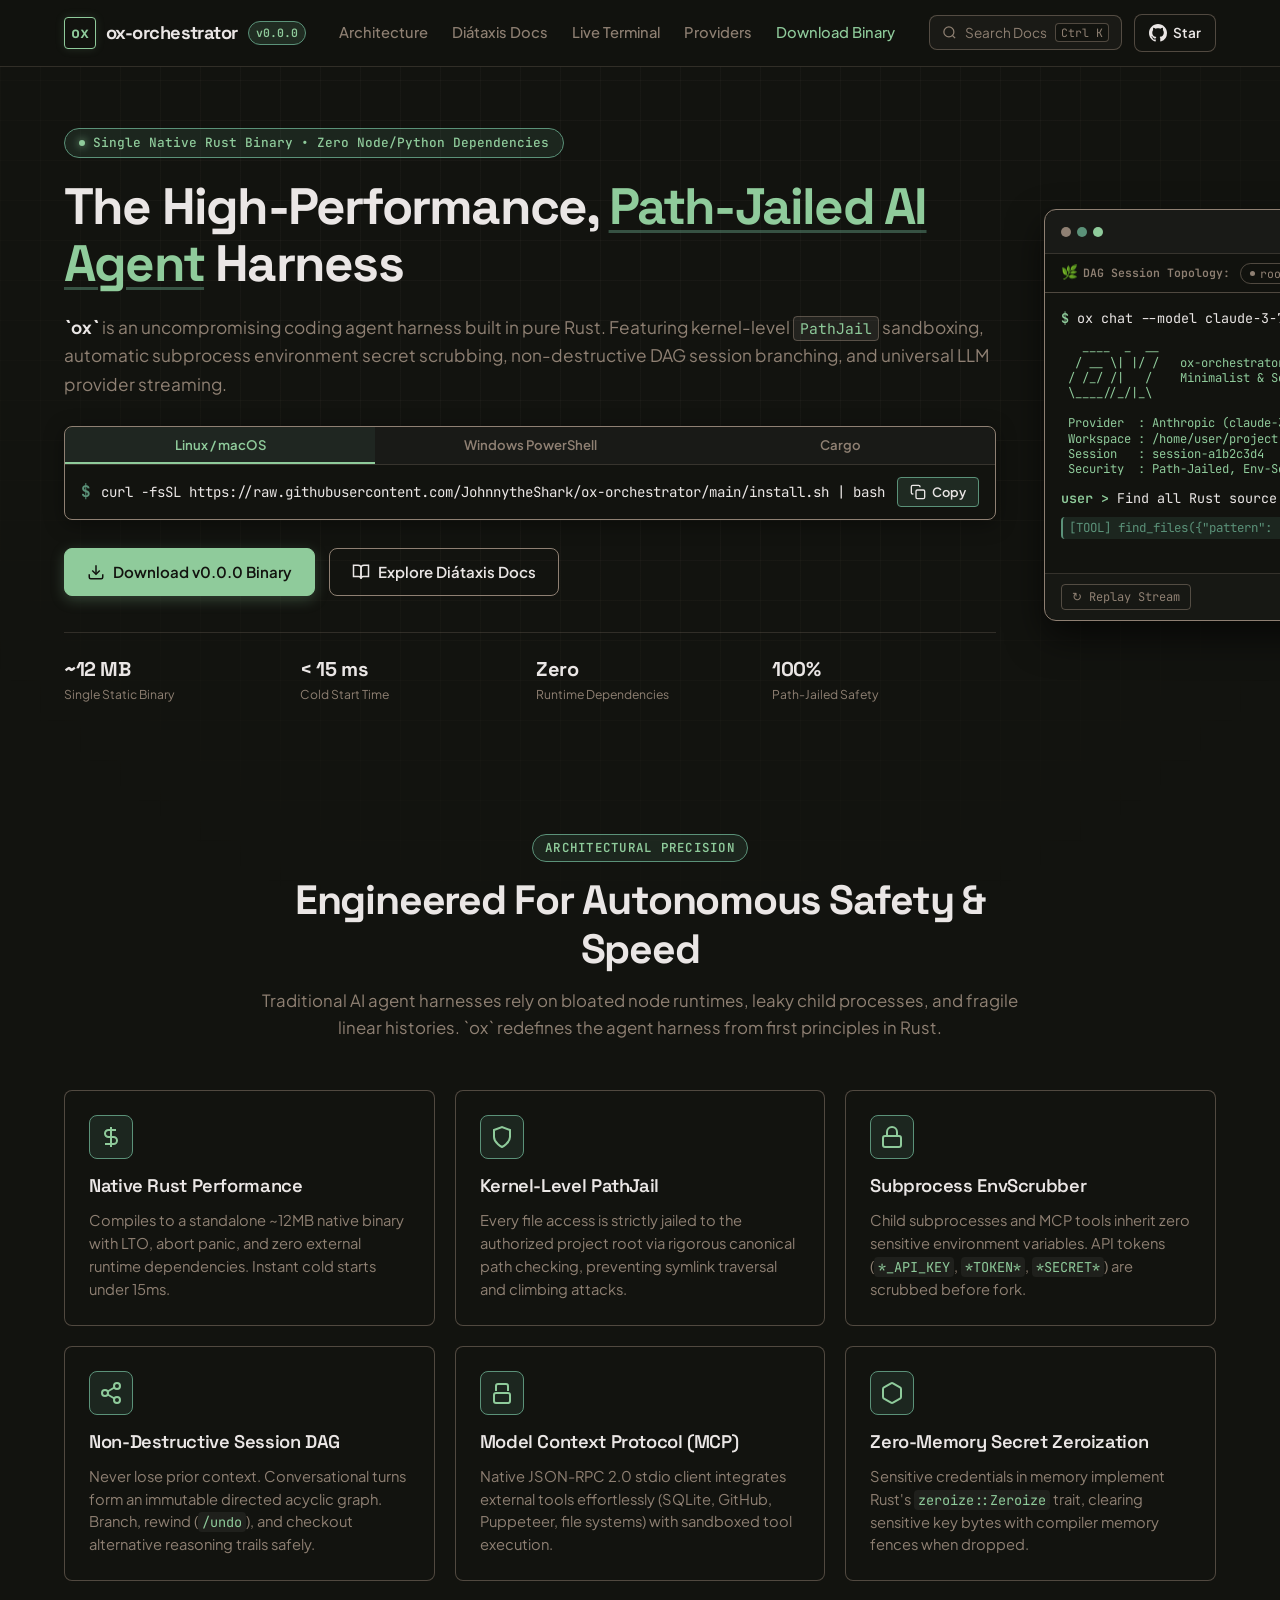
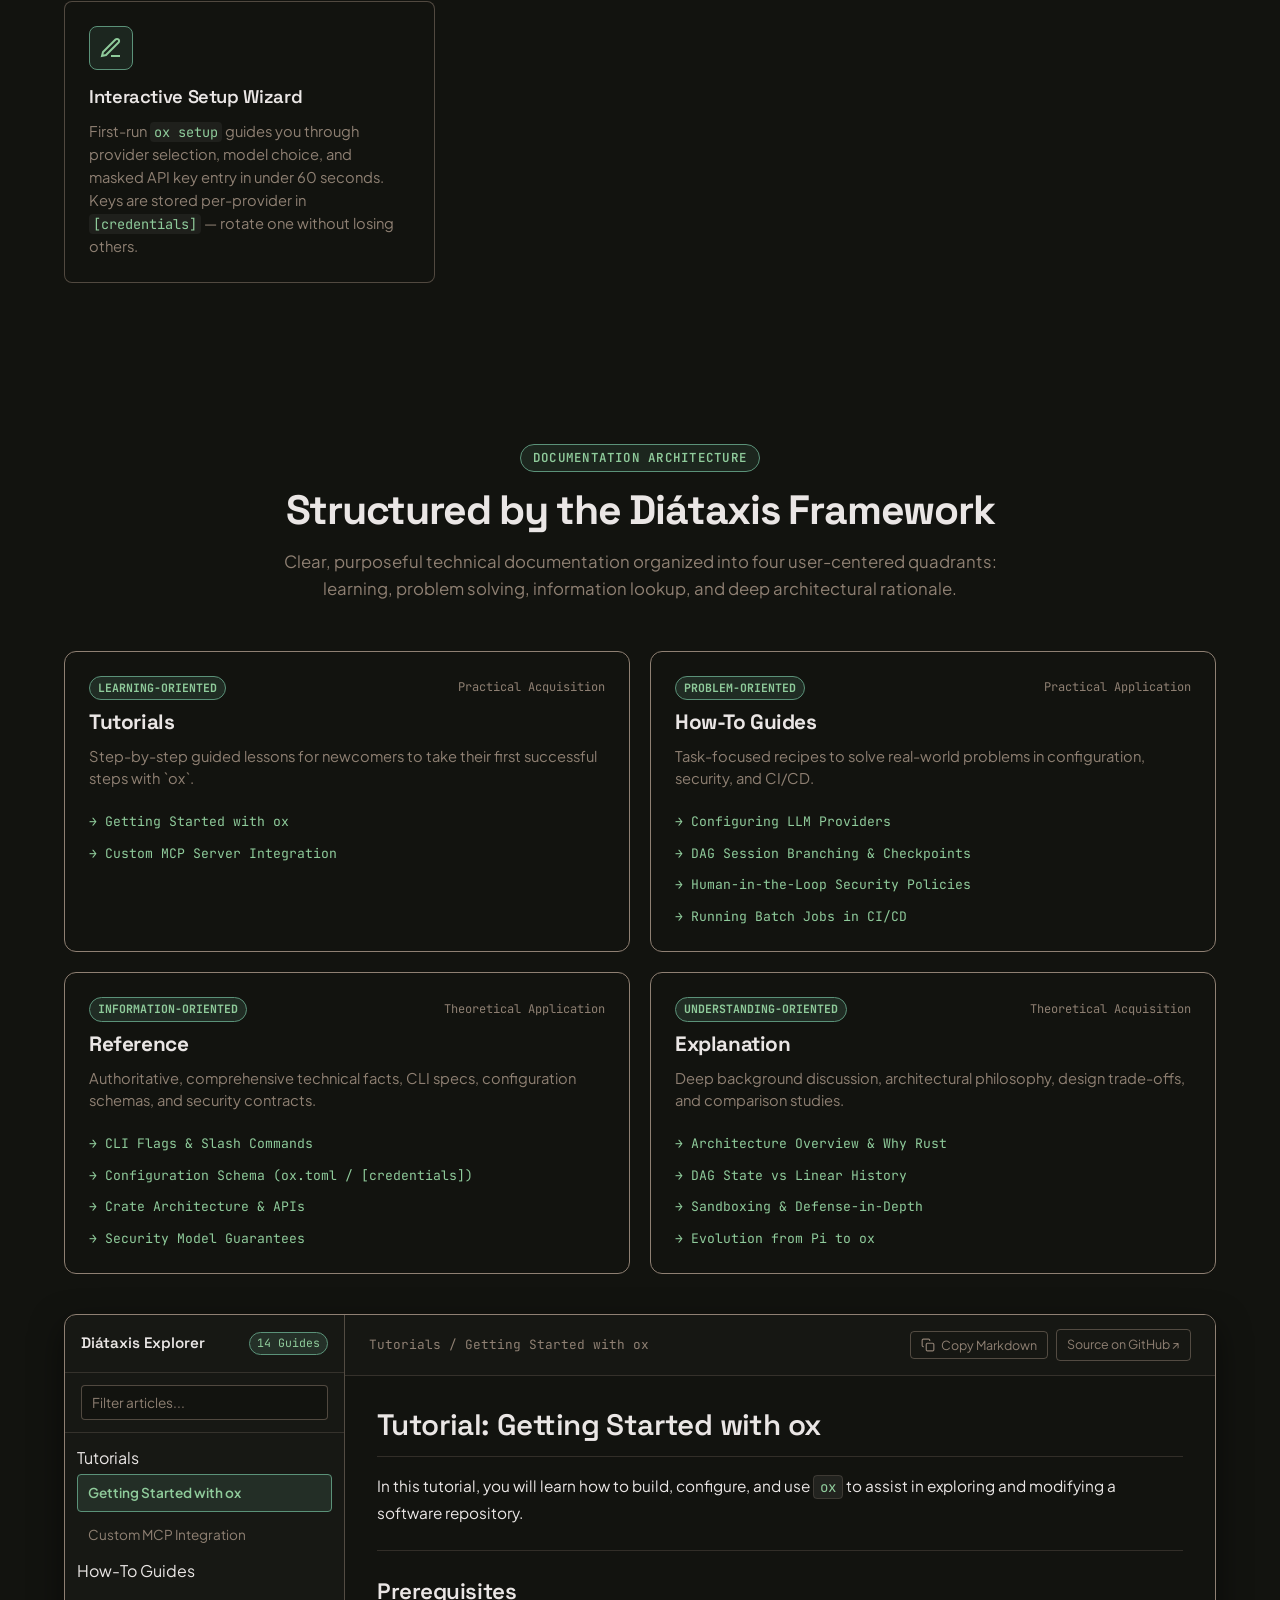
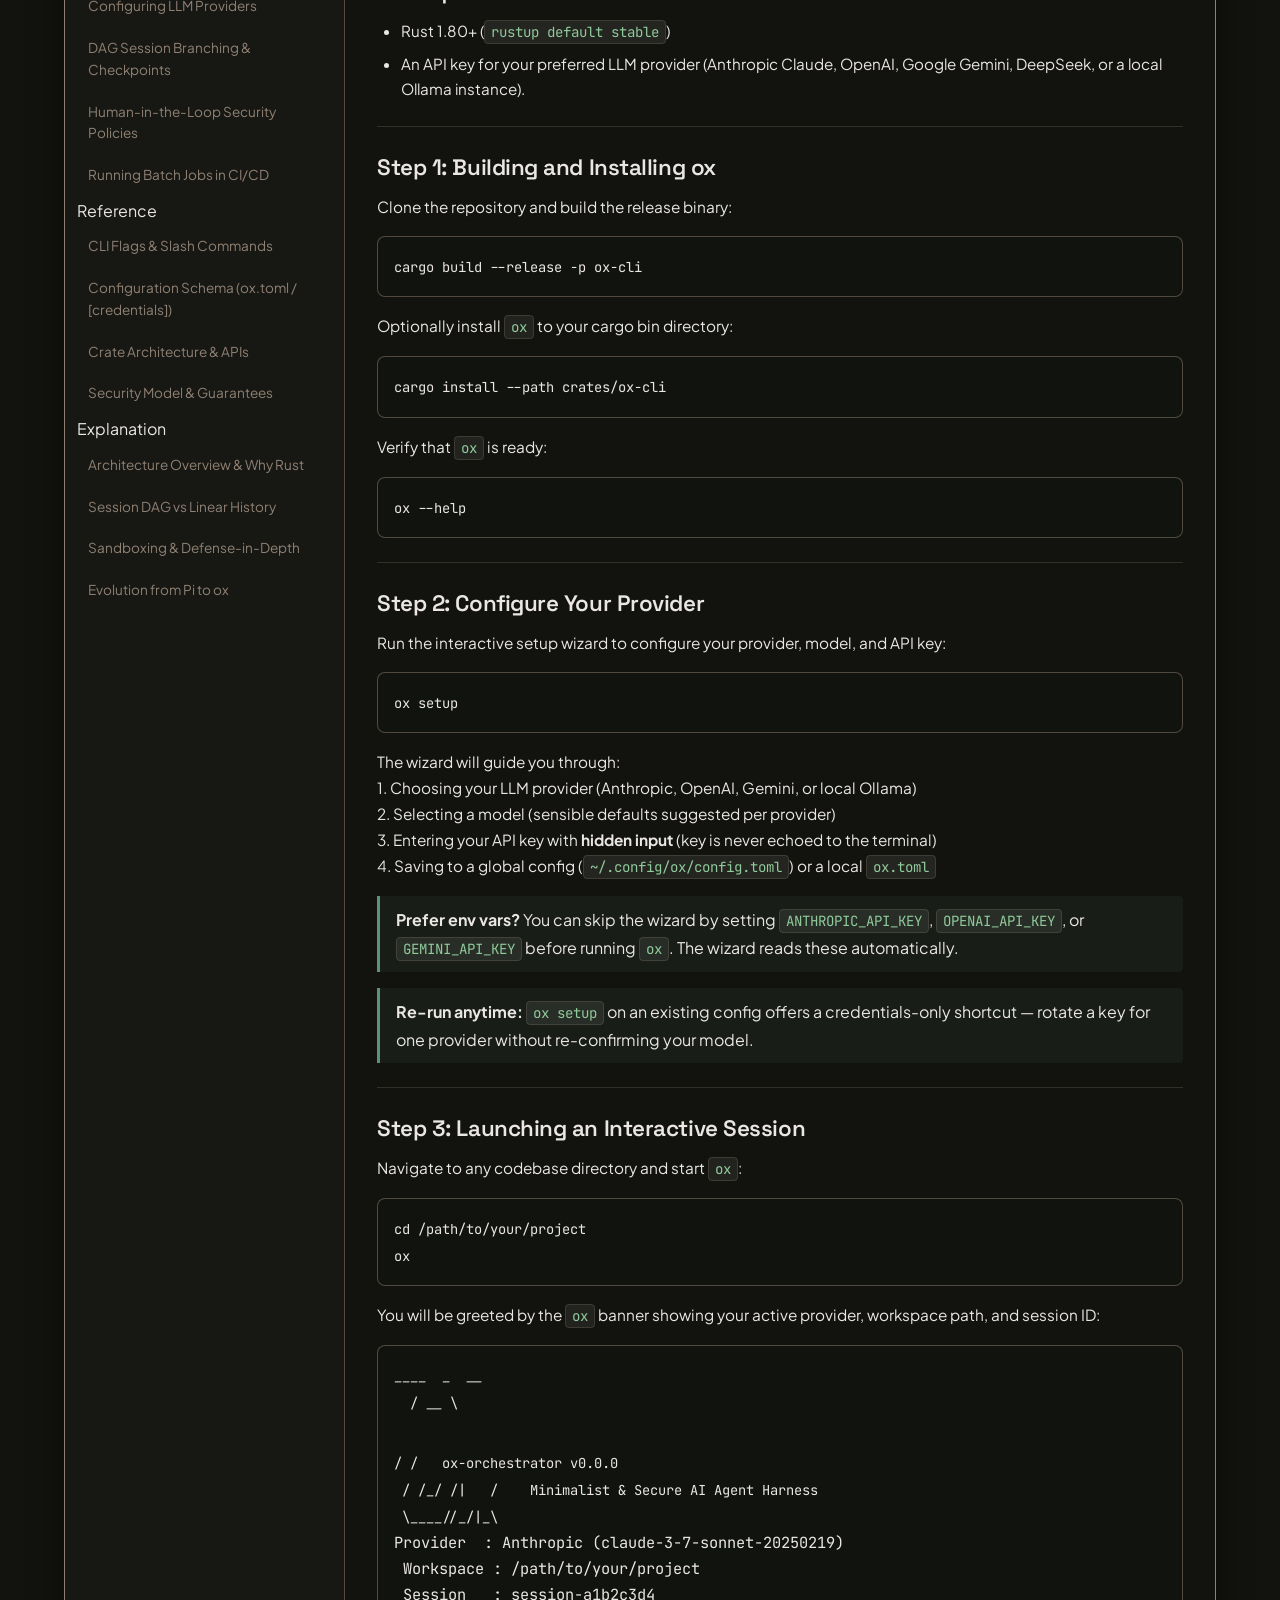
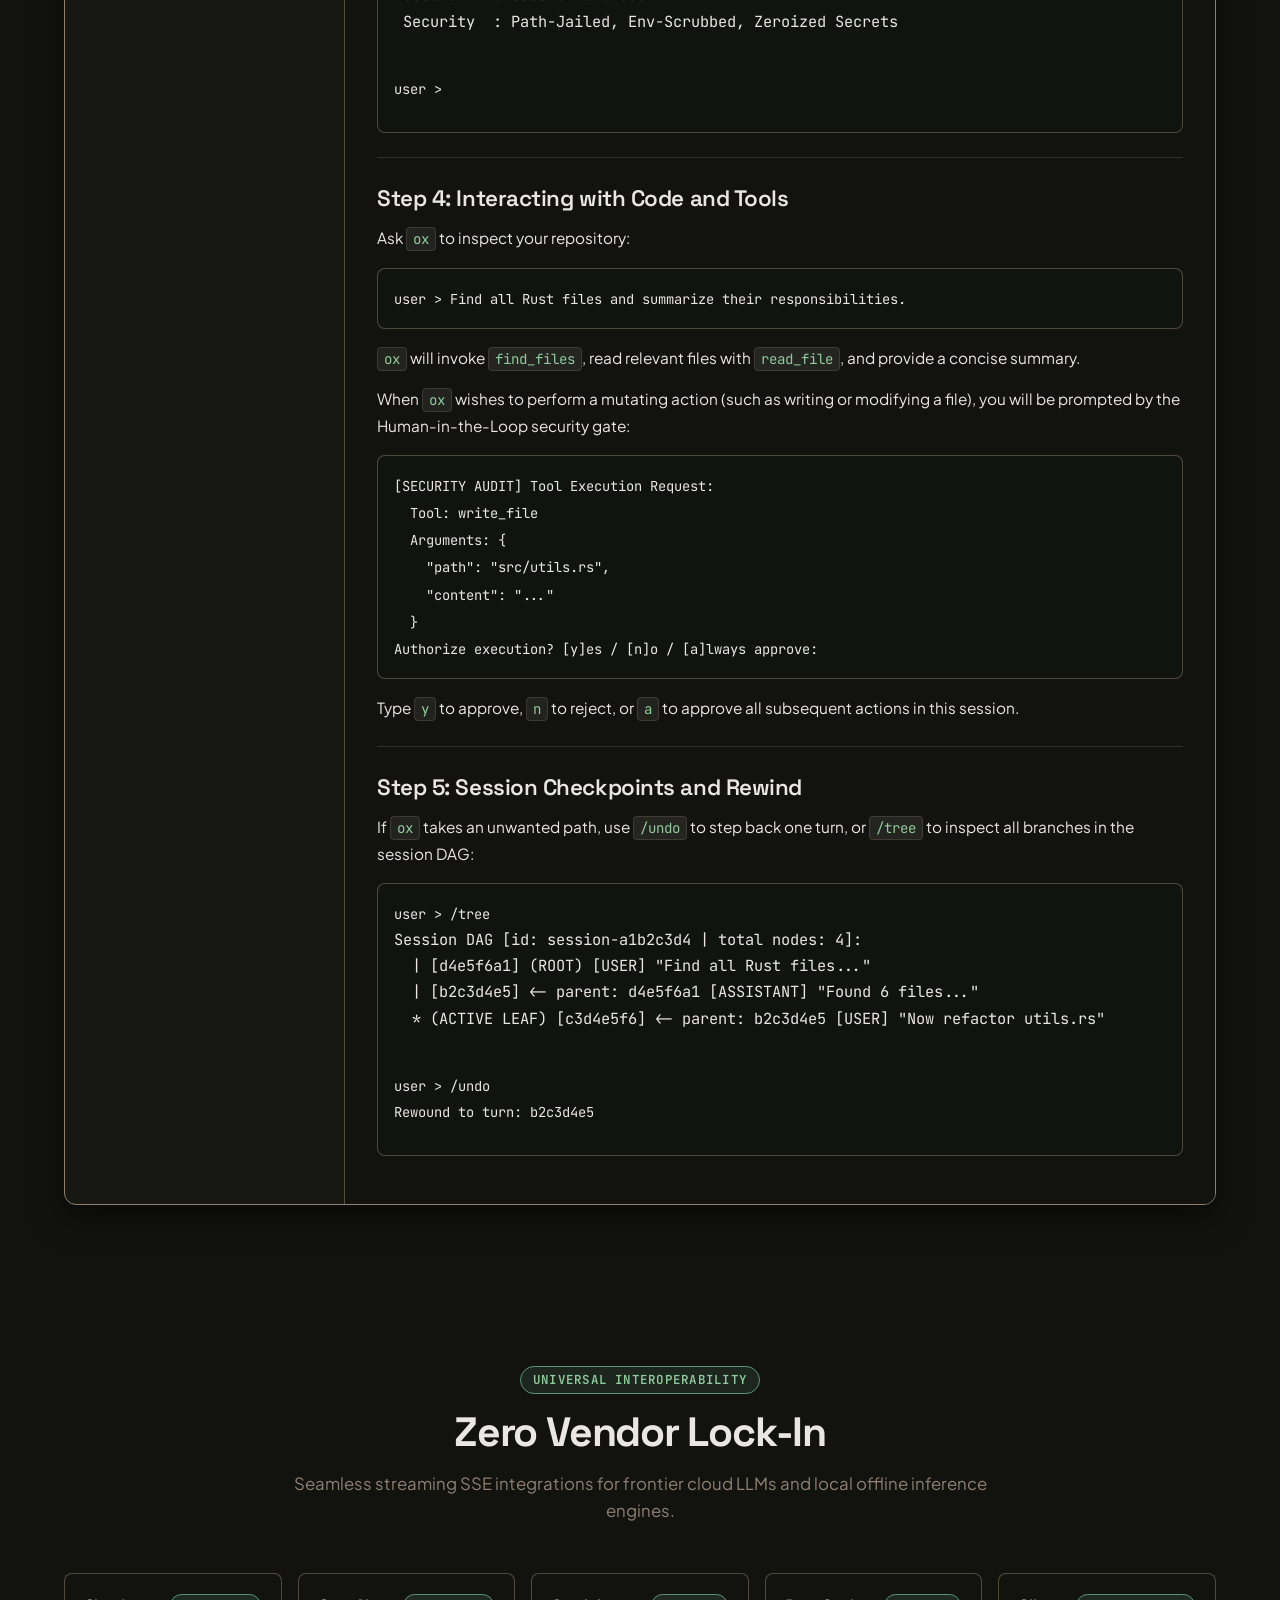
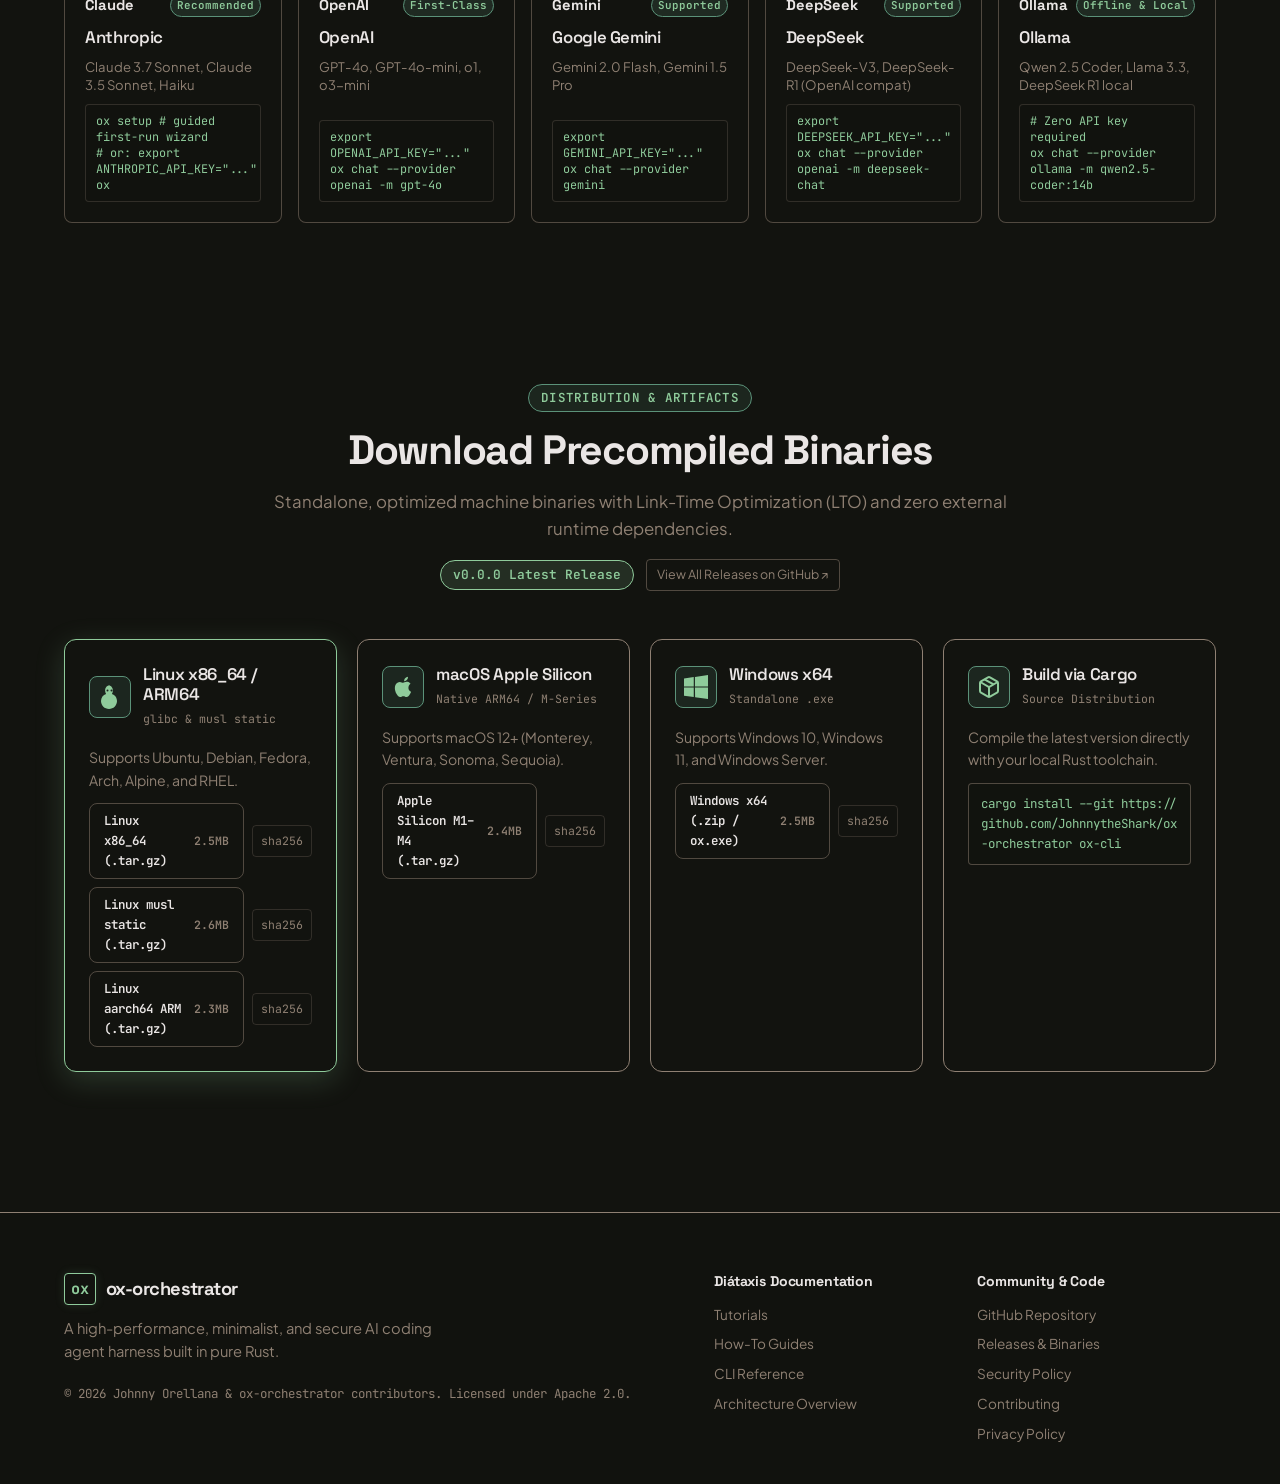
<file: site/index.html>
<!DOCTYPE html>
<html lang="en">
<head>
  <meta charset="UTF-8">
  <meta name="viewport" content="width=device-width, initial-scale=1.0">
  <title>ox-orchestrator | High-Performance, Jailed AI Coding Agent in Rust</title>
  <meta name="description" content="A high-performance, minimalist, and secure AI coding agent harness built in Rust. Standalone native binary with kernel-level path sandboxing, zero-loss DAG session branching, and universal LLM provider streaming.">
  <meta name="keywords" content="rust, ai agent, ai coding assistant, mcp, model context protocol, llm, anthropic, openai, gemini, deepseek, ollama, diataxis, sandboxing, session dag">
  <meta name="theme-color" content="#12130F">

  <!-- Open Graph -->
  <meta property="og:title" content="ox-orchestrator — Secure Rust AI Coding Agent">
  <meta property="og:description" content="Standalone native machine binary (~12MB) with kernel-level sandboxing, DAG session branching, and universal LLM provider support.">
  <meta property="og:type" content="website">
  <meta property="og:url" content="https://JohnnytheShark.github.io/ox-orchestrator/">

  <!-- Earthy & Characterful Typography: Space Grotesk (Headings), Plus Jakarta Sans (Body), JetBrains Mono (Code) -->
  <link rel="preconnect" href="https://fonts.googleapis.com">
  <link rel="preconnect" href="https://fonts.gstatic.com" crossorigin>
  <link href="https://fonts.googleapis.com/css2?family=JetBrains+Mono:ital,wght@0,400;0,500;0,600;0,700;1,400&family=Plus+Jakarta+Sans:wght@400;500;600;700&family=Space+Grotesk:wght@500;600;700&display=swap" rel="stylesheet">
  <link rel="stylesheet" href="style.css">
</head>
<body>

  <!-- Structural Backdrop Grid (Earthy Substrate) -->
  <div class="site-substrate" aria-hidden="true"></div>

  <!-- Top Navigation Bar -->
  <header class="navbar" id="navbar">
    <div class="nav-container">
      <a href="#" class="brand-logo" onclick="switchView('home'); return false;" aria-label="ox-orchestrator home">
        <div class="logo-box">
          <span class="logo-text">ox</span>
        </div>
        <span class="brand-name">ox-orchestrator</span>
        <span class="brand-badge">v0.0.0</span>
      </a>

      <nav class="nav-links" id="navLinks" aria-label="Primary Navigation">
        <a href="#features" onclick="switchView('home');">Architecture</a>
        <a href="#diataxis" onclick="switchView('diataxis');">Diátaxis Docs</a>
        <a href="#demo" onclick="switchView('home');">Live Terminal</a>
        <a href="#providers" onclick="switchView('home');">Providers</a>
        <a href="#download" class="nav-highlight" onclick="switchView('home');">Download Binary</a>
      </nav>

      <div class="nav-actions">
        <button class="search-trigger-btn" id="searchTriggerBtn" title="Search documentation (Ctrl+K / Cmd+K)" aria-label="Search documentation">
          <svg width="15" height="15" viewBox="0 0 24 24" fill="none" stroke="currentColor" stroke-width="2" aria-hidden="true"><circle cx="11" cy="11" r="8"/><path d="m21 21-4.3-4.3"/></svg>
          <span>Search Docs</span>
          <kbd>Ctrl K</kbd>
        </button>
        <a href="https://github.com/JohnnytheShark/ox-orchestrator" target="_blank" rel="noopener noreferrer" class="github-btn" title="GitHub Repository">
          <svg width="18" height="18" viewBox="0 0 24 24" fill="currentColor" aria-hidden="true"><path d="M12 0C5.37 0 0 5.37 0 12c0 5.31 3.435 9.795 8.205 11.385.6.105.825-.255.825-.57 0-.285-.015-1.23-.015-2.235-3.015.555-3.795-.735-4.035-1.41-.135-.345-.72-1.41-1.23-1.695-.42-.225-1.02-.78-.015-.795.945-.015 1.62.87 1.845 1.23 1.08 1.815 2.805 1.305 3.495.99.105-.78.42-1.305.765-1.605-2.67-.3-5.46-1.335-5.46-5.925 0-1.305.465-2.385 1.23-3.225-.12-.3-.54-1.53.12-3.18 0 0 1.005-.315 3.3 1.23.96-.27 1.98-.405 3-.405s2.04.135 3 .405c2.295-1.56 3.3-1.23 3.3-1.23.66 1.65.24 2.88.12 3.18.765.84 1.23 1.905 1.23 3.225 0 4.605-2.805 5.625-5.475 5.925.435.375.81 1.095.81 2.22 0 1.605-.015 2.895-.015 3.3 0 .315.225.69.825.57A12.02 12.02 0 0024 12c0-6.63-5.37-12-12-12z"/></svg>
          <span>Star</span>
        </a>
        <button class="mobile-toggle" id="mobileMenuBtn" aria-label="Toggle navigation menu" aria-expanded="false">
          <span></span><span></span><span></span>
        </button>
      </div>
    </div>
  </header>

  <!-- Mobile Drawer -->
  <div class="mobile-drawer" id="mobileDrawer" aria-hidden="true">
    <a href="#features" onclick="closeMobileMenu();">Architecture</a>
    <a href="#diataxis" onclick="closeMobileMenu(); switchView('diataxis');">Diátaxis Documentation</a>
    <a href="#demo" onclick="closeMobileMenu();">Live Terminal Simulator</a>
    <a href="#providers" onclick="closeMobileMenu();">Providers & Models</a>
    <a href="#download" onclick="closeMobileMenu();">Download Binaries</a>
    <a href="https://github.com/JohnnytheShark/ox-orchestrator" target="_blank" rel="noopener noreferrer">Source on GitHub ↗</a>
  </div>

  <!-- Main Content -->
  <main id="mainContent">

    <!-- HERO SECTION -->
    <section class="hero-section" id="hero">
      <div class="container hero-layout">
        <div class="hero-text">
          <div class="hero-pill">
            <span class="pill-dot"></span>
            <span>Single Native Rust Binary • Zero Node/Python Dependencies</span>
          </div>
          <h1 class="hero-title">
            The High-Performance, <span class="hero-highlight">Path-Jailed AI Agent</span> Harness
          </h1>
          <p class="hero-subtitle">
            <strong>`ox`</strong> is an uncompromising coding agent harness built in pure Rust. Featuring kernel-level <code>PathJail</code> sandboxing, automatic subprocess environment secret scrubbing, non-destructive DAG session branching, and universal LLM provider streaming.
          </p>

          <!-- Quick Install Switcher -->
          <div class="hero-installer-box">
            <div class="install-tabs" role="tablist" aria-label="Installation commands">
              <button class="inst-tab active" role="tab" aria-selected="true" data-os="unix" onclick="switchInstallTab('unix')">Linux / macOS</button>
              <button class="inst-tab" role="tab" aria-selected="false" data-os="win" onclick="switchInstallTab('win')">Windows PowerShell</button>
              <button class="inst-tab" role="tab" aria-selected="false" data-os="cargo" onclick="switchInstallTab('cargo')">Cargo</button>
            </div>
            <div class="install-command-wrap">
              <div class="command-content">
                <span class="prompt-sym" aria-hidden="true">$</span>
                <code id="installCommandText">curl -fsSL https://raw.githubusercontent.com/JohnnytheShark/ox-orchestrator/main/install.sh | bash</code>
              </div>
              <button class="copy-btn" id="copyInstallBtn" onclick="copyInstallCommand()" title="Copy command to clipboard" aria-label="Copy install command">
                <svg class="copy-icon" width="16" height="16" viewBox="0 0 24 24" fill="none" stroke="currentColor" stroke-width="2" aria-hidden="true"><rect x="9" y="9" width="13" height="13" rx="2" ry="2"/><path d="M5 15H4a2 2 0 0 1-2-2V4a2 2 0 0 1 2-2h9a2 2 0 0 1 2 2v1"/></svg>
                <span class="copy-label">Copy</span>
              </button>
            </div>
          </div>

          <div class="hero-ctas">
            <a href="#download" class="btn btn-primary">
              <svg width="18" height="18" viewBox="0 0 24 24" fill="none" stroke="currentColor" stroke-width="2" aria-hidden="true"><path d="M21 15v4a2 2 0 0 1-2 2H5a2 2 0 0 1-2-2v-4"/><polyline points="7 10 12 15 17 10"/><line x1="12" y1="15" x2="12" y2="3"/></svg>
              <span>Download v0.0.0 Binary</span>
            </a>
            <a href="#diataxis" class="btn btn-secondary" onclick="switchView('diataxis');">
              <svg width="18" height="18" viewBox="0 0 24 24" fill="none" stroke="currentColor" stroke-width="2" aria-hidden="true"><path d="M2 3h6a4 4 0 0 1 4 4v14a3 3 0 0 0-3-3H2z"/><path d="M22 3h-6a4 4 0 0 0-4 4v14a3 3 0 0 1 3-3h7z"/></svg>
              <span>Explore Diátaxis Docs</span>
            </a>
          </div>

          <!-- Feature Specs -->
          <div class="hero-stats">
            <div class="stat-item">
              <div class="stat-value">~12 MB</div>
              <div class="stat-label">Single Static Binary</div>
            </div>
            <div class="stat-item">
              <div class="stat-value">&lt; 15 ms</div>
              <div class="stat-label">Cold Start Time</div>
            </div>
            <div class="stat-item">
              <div class="stat-value">Zero</div>
              <div class="stat-label">Runtime Dependencies</div>
            </div>
            <div class="stat-item">
              <div class="stat-value">100%</div>
              <div class="stat-label">Path-Jailed Safety</div>
            </div>
          </div>
        </div>

        <!-- Terminal Interactive Simulator & Living DAG Session Inspector -->
        <div class="hero-terminal-wrap" id="demo">
          <div class="terminal-card">
            
            <!-- Terminal Header -->
            <div class="terminal-header">
              <div class="terminal-dots" aria-hidden="true">
                <span class="dot dot-ink"></span>
                <span class="dot dot-taupe"></span>
                <span class="dot dot-leaf"></span>
              </div>
              <div class="terminal-title">ox chat — session-a1b2c3d4</div>
              <div class="terminal-badge">LIVE SIMULATOR</div>
            </div>

            <!-- Signature Element: Living Session DAG Branch Navigator -->
            <div class="dag-branch-inspector" aria-label="Session DAG Branch Inspector">
              <div class="dag-inspector-label">
                <span class="dag-tree-icon" aria-hidden="true">🌿</span>
                <span>DAG Session Topology:</span>
              </div>
              <div class="dag-nodes-track" id="dagNodesTrack">
                <button class="dag-node-pill" data-step="0" onclick="jumpToDagCheckpoint(0)" title="Root initialization">
                  <span class="dag-dot"></span>
                  <span class="dag-tag">root (init)</span>
                </button>
                <span class="dag-connector">───</span>
                <button class="dag-node-pill" data-step="1" onclick="jumpToDagCheckpoint(1)" title="Turn 1: Workspace scan">
                  <span class="dag-dot"></span>
                  <span class="dag-tag">turn-1: scan</span>
                </button>
                <span class="dag-connector">───</span>
                <button class="dag-node-pill active" data-step="2" onclick="jumpToDagCheckpoint(2)" title="Active Branch: Jailed tool execution">
                  <span class="dag-dot"></span>
                  <span class="dag-tag">branch: jailed-exec ★</span>
                </button>
                <span class="dag-connector dag-connector-fork">┬──</span>
                <button class="dag-node-pill dag-node-alt" data-step="3" onclick="jumpToDagCheckpoint(3)" title="Alternative Branch (/undo checkpoint)">
                  <span class="dag-dot"></span>
                  <span class="dag-tag">alt: /undo branch</span>
                </button>
              </div>
            </div>

            <!-- Terminal Output Stream -->
            <div class="terminal-body" id="terminalBody" role="region" aria-live="polite" aria-label="Interactive terminal stream">
              <!-- Animated Lines injected by JS -->
            </div>

            <!-- Terminal Footer -->
            <div class="terminal-footer">
              <button class="term-action-btn" onclick="restartTerminalDemo()">↻ Replay Stream</button>
              <span class="term-status">Security: <strong>PathJail Sandboxed • EnvScrubbed</strong></span>
            </div>

          </div>
        </div>
      </div>
    </section>

    <!-- CORE ARCHITECTURAL PILLARS -->
    <section class="section features-section" id="features">
      <div class="container">
        <div class="section-header">
          <span class="section-tag">Architectural Precision</span>
          <h2 class="section-title">Engineered For Autonomous Safety & Speed</h2>
          <p class="section-desc">Traditional AI agent harnesses rely on bloated node runtimes, leaky child processes, and fragile linear histories. `ox` redefines the agent harness from first principles in Rust.</p>
        </div>

        <div class="features-grid">
          <div class="feature-card">
            <div class="feat-icon feat-icon-rust">
              <svg width="24" height="24" viewBox="0 0 24 24" fill="none" stroke="currentColor" stroke-width="2" aria-hidden="true"><path d="M12 2v20M17 5H9.5a3.5 3.5 0 0 0 0 7h5a3.5 3.5 0 0 1 0 7H6"/></svg>
            </div>
            <h3>Native Rust Performance</h3>
            <p>Compiles to a standalone ~12MB native binary with LTO, abort panic, and zero external runtime dependencies. Instant cold starts under 15ms.</p>
          </div>

          <div class="feature-card">
            <div class="feat-icon feat-icon-shield">
              <svg width="24" height="24" viewBox="0 0 24 24" fill="none" stroke="currentColor" stroke-width="2" aria-hidden="true"><path d="M12 22s8-4 8-10V5l-8-3-8 3v7c0 6 8 10 8 10z"/></svg>
            </div>
            <h3>Kernel-Level PathJail</h3>
            <p>Every file access is strictly jailed to the authorized project root via rigorous canonical path checking, preventing symlink traversal and climbing attacks.</p>
          </div>

          <div class="feature-card">
            <div class="feat-icon feat-icon-lock">
              <svg width="24" height="24" viewBox="0 0 24 24" fill="none" stroke="currentColor" stroke-width="2" aria-hidden="true"><rect x="3" y="11" width="18" height="11" rx="2" ry="2"/><path d="M7 11V7a5 5 0 0 1 10 0v4"/></svg>
            </div>
            <h3>Subprocess EnvScrubber</h3>
            <p>Child subprocesses and MCP tools inherit zero sensitive environment variables. API tokens (<code>*_API_KEY</code>, <code>*TOKEN*</code>, <code>*SECRET*</code>) are scrubbed before fork.</p>
          </div>

          <div class="feature-card">
            <div class="feat-icon feat-icon-dag">
              <svg width="24" height="24" viewBox="0 0 24 24" fill="none" stroke="currentColor" stroke-width="2" aria-hidden="true"><circle cx="18" cy="5" r="3"/><circle cx="6" cy="12" r="3"/><circle cx="18" cy="19" r="3"/><line x1="8.59" y1="13.51" x2="15.42" y2="17.49"/><line x1="15.41" y1="6.51" x2="8.59" y2="10.49"/></svg>
            </div>
            <h3>Non-Destructive Session DAG</h3>
            <p>Never lose prior context. Conversational turns form an immutable directed acyclic graph. Branch, rewind (<code>/undo</code>), and checkout alternative reasoning trails safely.</p>
          </div>

          <div class="feature-card">
            <div class="feat-icon feat-icon-mcp">
              <svg width="24" height="24" viewBox="0 0 24 24" fill="none" stroke="currentColor" stroke-width="2" aria-hidden="true"><path d="M4 14a2 2 0 0 1 2-2h12a2 2 0 0 1 2 2v6a2 2 0 0 1-2 2H6a2 2 0 0 1-2-2z"/><path d="M6 10V5a2 2 0 0 1 2-2h8a2 2 0 0 1 2 2v5"/></svg>
            </div>
            <h3>Model Context Protocol (MCP)</h3>
            <p>Native JSON-RPC 2.0 stdio client integrates external tools effortlessly (SQLite, GitHub, Puppeteer, file systems) with sandboxed tool execution.</p>
          </div>

          <div class="feature-card">
            <div class="feat-icon feat-icon-ai">
              <svg width="24" height="24" viewBox="0 0 24 24" fill="none" stroke="currentColor" stroke-width="2" aria-hidden="true"><path d="M21 16V8a2 2 0 0 0-1-1.73l-7-4a2 2 0 0 0-2 0l-7 4A2 2 0 0 0 3 8v8a2 2 0 0 0 1 1.73l7 4a2 2 0 0 0 2 0l7-4A2 2 0 0 0 21 16z"/></svg>
            </div>
            <h3>Zero-Memory Secret Zeroization</h3>
            <p>Sensitive credentials in memory implement Rust's <code>zeroize::Zeroize</code> trait, clearing sensitive key bytes with compiler memory fences when dropped.</p>
          </div>

          <div class="feature-card">
            <div class="feat-icon feat-icon-rust">
              <svg width="24" height="24" viewBox="0 0 24 24" fill="none" stroke="currentColor" stroke-width="2" aria-hidden="true"><path d="M12 20h9"/><path d="M16.5 3.5a2.121 2.121 0 0 1 3 3L7 19l-4 1 1-4L16.5 3.5z"/></svg>
            </div>
            <h3>Interactive Setup Wizard</h3>
            <p>First-run <code>ox setup</code> guides you through provider selection, model choice, and masked API key entry in under 60 seconds. Keys are stored per-provider in <code>[credentials]</code> — rotate one without losing others.</p>
          </div>
        </div>
      </div>
    </section>

    <!-- DIATAXIS QUADRANT FRAMEWORK SECTION -->
    <section class="section diataxis-section" id="diataxis">
      <div class="container">
        <div class="section-header">
          <span class="section-tag">Documentation Architecture</span>
          <h2 class="section-title">Structured by the Diátaxis Framework</h2>
          <p class="section-desc">Clear, purposeful technical documentation organized into four user-centered quadrants: learning, problem solving, information lookup, and deep architectural rationale.</p>
        </div>

        <!-- Diataxis Interactive Matrix -->
        <div class="diataxis-quadrant-grid">
          
          <!-- Quadrant 1: Tutorials -->
          <div class="quadrant-card q-tutorials" onclick="openDiataxisDoc('tutorials/01_getting_started.md')" tabindex="0" role="button" aria-label="Open Tutorials quadrant">
            <div class="q-header">
              <span class="q-badge">LEARNING-ORIENTED</span>
              <span class="q-axis">Practical Acquisition</span>
            </div>
            <h3 class="q-title">Tutorials</h3>
            <p class="q-desc">Step-by-step guided lessons for newcomers to take their first successful steps with `ox`.</p>
            <ul class="q-links">
              <li><a href="#diataxis-viewer" onclick="openDiataxisDoc('tutorials/01_getting_started.md'); event.stopPropagation();">→ Getting Started with ox</a></li>
              <li><a href="#diataxis-viewer" onclick="openDiataxisDoc('tutorials/02_custom_mcp_integration.md'); event.stopPropagation();">→ Custom MCP Server Integration</a></li>
            </ul>
          </div>

          <!-- Quadrant 2: How-To Guides -->
          <div class="quadrant-card q-howto" onclick="openDiataxisDoc('how_to/configuring_providers.md')" tabindex="0" role="button" aria-label="Open How-To Guides quadrant">
            <div class="q-header">
              <span class="q-badge">PROBLEM-ORIENTED</span>
              <span class="q-axis">Practical Application</span>
            </div>
            <h3 class="q-title">How-To Guides</h3>
            <p class="q-desc">Task-focused recipes to solve real-world problems in configuration, security, and CI/CD.</p>
            <ul class="q-links">
              <li><a href="#diataxis-viewer" onclick="openDiataxisDoc('how_to/configuring_providers.md'); event.stopPropagation();">→ Configuring LLM Providers</a></li>
              <li><a href="#diataxis-viewer" onclick="openDiataxisDoc('how_to/session_branching_and_checkpoints.md'); event.stopPropagation();">→ DAG Session Branching & Checkpoints</a></li>
              <li><a href="#diataxis-viewer" onclick="openDiataxisDoc('how_to/human_in_the_loop_policies.md'); event.stopPropagation();">→ Human-in-the-Loop Security Policies</a></li>
              <li><a href="#diataxis-viewer" onclick="openDiataxisDoc('how_to/running_in_ci_cd.md'); event.stopPropagation();">→ Running Batch Jobs in CI/CD</a></li>
            </ul>
          </div>

          <!-- Quadrant 3: Reference -->
          <div class="quadrant-card q-reference" onclick="openDiataxisDoc('reference/cli_reference.md')" tabindex="0" role="button" aria-label="Open Reference quadrant">
            <div class="q-header">
              <span class="q-badge">INFORMATION-ORIENTED</span>
              <span class="q-axis">Theoretical Application</span>
            </div>
            <h3 class="q-title">Reference</h3>
            <p class="q-desc">Authoritative, comprehensive technical facts, CLI specs, configuration schemas, and security contracts.</p>
            <ul class="q-links">
              <li><a href="#diataxis-viewer" onclick="openDiataxisDoc('reference/cli_reference.md'); event.stopPropagation();">→ CLI Flags & Slash Commands</a></li>
              <li><a href="#diataxis-viewer" onclick="openDiataxisDoc('reference/configuration_schema.md'); event.stopPropagation();">→ Configuration Schema (ox.toml / [credentials])</a></li>
              <li><a href="#diataxis-viewer" onclick="openDiataxisDoc('reference/crate_architecture.md'); event.stopPropagation();">→ Crate Architecture & APIs</a></li>
              <li><a href="#diataxis-viewer" onclick="openDiataxisDoc('reference/security_model.md'); event.stopPropagation();">→ Security Model Guarantees</a></li>
            </ul>
          </div>

          <!-- Quadrant 4: Explanation -->
          <div class="quadrant-card q-explanation" onclick="openDiataxisDoc('explanation/architecture_overview.md')" tabindex="0" role="button" aria-label="Open Explanation quadrant">
            <div class="q-header">
              <span class="q-badge">UNDERSTANDING-ORIENTED</span>
              <span class="q-axis">Theoretical Acquisition</span>
            </div>
            <h3 class="q-title">Explanation</h3>
            <p class="q-desc">Deep background discussion, architectural philosophy, design trade-offs, and comparison studies.</p>
            <ul class="q-links">
              <li><a href="#diataxis-viewer" onclick="openDiataxisDoc('explanation/architecture_overview.md'); event.stopPropagation();">→ Architecture Overview & Why Rust</a></li>
              <li><a href="#diataxis-viewer" onclick="openDiataxisDoc('explanation/session_dag_vs_linear_history.md'); event.stopPropagation();">→ DAG State vs Linear History</a></li>
              <li><a href="#diataxis-viewer" onclick="openDiataxisDoc('explanation/sandboxing_philosophy.md'); event.stopPropagation();">→ Sandboxing & Defense-in-Depth</a></li>
              <li><a href="#diataxis-viewer" onclick="openDiataxisDoc('explanation/pi_comparison.md'); event.stopPropagation();">→ Evolution from Pi to ox</a></li>
            </ul>
          </div>

        </div>

        <!-- Integrated Documentation Viewer & Reader -->
        <div class="doc-viewer-container" id="diataxis-viewer">
          <div class="doc-sidebar">
            <div class="doc-sidebar-header">
              <span class="sidebar-title">Diátaxis Explorer</span>
              <span class="doc-count">14 Guides</span>
            </div>
            <div class="doc-search-box">
              <input type="text" id="docFilterInput" placeholder="Filter articles..." oninput="filterDocsList()" aria-label="Filter documentation articles">
            </div>
            <div class="doc-nav-list" id="docNavList" role="navigation" aria-label="Documentation articles list">
              <!-- Dynamically populated -->
            </div>
          </div>
          <div class="doc-content-pane">
            <div class="doc-toolbar">
              <div class="doc-breadcrumbs" id="docBreadcrumbs">Tutorials / Getting Started</div>
              <div class="doc-toolbar-actions">
                <button class="doc-action-btn" onclick="copyCurrentDocMarkdown()" title="Copy document Markdown">
                  <svg width="14" height="14" viewBox="0 0 24 24" fill="none" stroke="currentColor" stroke-width="2" aria-hidden="true"><rect x="9" y="9" width="13" height="13" rx="2" ry="2"/><path d="M5 15H4a2 2 0 0 1-2-2V4a2 2 0 0 1 2-2h9a2 2 0 0 1 2 2v1"/></svg>
                  <span>Copy Markdown</span>
                </button>
                <a id="viewOnGithubLink" href="https://github.com/JohnnytheShark/ox-orchestrator" target="_blank" rel="noopener noreferrer" class="doc-action-btn">
                  <span>Source on GitHub ↗</span>
                </a>
              </div>
            </div>
            <article class="doc-body" id="docRenderedBody">
              <!-- Rendered Markdown Content Injected Here -->
            </article>
          </div>
        </div>

      </div>
    </section>

    <!-- PROVIDER & MODEL MATRIX -->
    <section class="section providers-section" id="providers">
      <div class="container">
        <div class="section-header">
          <span class="section-tag">Universal Interoperability</span>
          <h2 class="section-title">Zero Vendor Lock-In</h2>
          <p class="section-desc">Seamless streaming SSE integrations for frontier cloud LLMs and local offline inference engines.</p>
        </div>

        <div class="provider-cards-grid">
          <div class="provider-card">
            <div class="p-header">
              <div class="p-logo">Claude</div>
              <span class="p-status">Recommended</span>
            </div>
            <h4>Anthropic</h4>
            <p class="p-models">Claude 3.7 Sonnet, Claude 3.5 Sonnet, Haiku</p>
            <div class="p-code-snippet">
              <code>ox setup  # guided first-run wizard<br># or: export ANTHROPIC_API_KEY="..."<br>ox</code>
            </div>
          </div>

          <div class="provider-card">
            <div class="p-header">
              <div class="p-logo">OpenAI</div>
              <span class="p-status">First-Class</span>
            </div>
            <h4>OpenAI</h4>
            <p class="p-models">GPT-4o, GPT-4o-mini, o1, o3-mini</p>
            <div class="p-code-snippet">
              <code>export OPENAI_API_KEY="..."<br>ox chat --provider openai -m gpt-4o</code>
            </div>
          </div>

          <div class="provider-card">
            <div class="p-header">
              <div class="p-logo">Gemini</div>
              <span class="p-status">Supported</span>
            </div>
            <h4>Google Gemini</h4>
            <p class="p-models">Gemini 2.0 Flash, Gemini 1.5 Pro</p>
            <div class="p-code-snippet">
              <code>export GEMINI_API_KEY="..."<br>ox chat --provider gemini</code>
            </div>
          </div>

          <div class="provider-card">
            <div class="p-header">
              <div class="p-logo">DeepSeek</div>
              <span class="p-status">Supported</span>
            </div>
            <h4>DeepSeek</h4>
            <p class="p-models">DeepSeek-V3, DeepSeek-R1 (OpenAI compat)</p>
            <div class="p-code-snippet">
              <code>export DEEPSEEK_API_KEY="..."<br>ox chat --provider openai -m deepseek-chat</code>
            </div>
          </div>

          <div class="provider-card">
            <div class="p-header">
              <div class="p-logo">Ollama</div>
              <span class="p-status">Offline & Local</span>
            </div>
            <h4>Ollama</h4>
            <p class="p-models">Qwen 2.5 Coder, Llama 3.3, DeepSeek R1 local</p>
            <div class="p-code-snippet">
              <code># Zero API key required<br>ox chat --provider ollama -m qwen2.5-coder:14b</code>
            </div>
          </div>
        </div>
      </div>
    </section>

    <!-- DOWNLOAD & RELEASES SECTION -->
    <section class="section download-section" id="download">
      <div class="container">
        <div class="section-header">
          <span class="section-tag">Distribution & Artifacts</span>
          <h2 class="section-title">Download Precompiled Binaries</h2>
          <p class="section-desc">Standalone, optimized machine binaries with Link-Time Optimization (LTO) and zero external runtime dependencies.</p>
          <div class="section-actions">
            <span class="release-version-pill" id="latestReleaseBadge">v0.0.0 Latest Release</span>
            <a href="https://github.com/JohnnytheShark/ox-orchestrator/releases" target="_blank" rel="noopener noreferrer" class="doc-action-btn">
              <span>View All Releases on GitHub ↗</span>
            </a>
          </div>
        </div>

        <div class="release-cards-grid">
          <!-- Linux Card -->
          <div class="release-card" id="cardLinux">
            <div class="rc-header">
              <div class="rc-icon-badge">
                <svg width="24" height="24" viewBox="0 0 24 24" fill="currentColor" aria-hidden="true"><path d="M12.504 0c-3.13 0-5.41 2.37-5.41 5.56 0 1.25.35 2.45.96 3.44C5.114 9.94 3.004 12.68 3.004 16c0 4.42 3.58 8 8 8s8-3.58 8-8c0-3.32-2.11-6.06-5.05-6.99.61-.99.96-2.19.96-3.45C14.914 2.37 12.634 0 9.504 0h3zm-3 4.5a1 1 0 1 1 0 2 1 1 0 0 1 0-2zm4 0a1 1 0 1 1 0 2 1 1 0 0 1 0-2z"/></svg>
              </div>
              <div>
                <h4>Linux x86_64 / ARM64</h4>
                <span class="rc-tag">glibc & musl static</span>
              </div>
            </div>
            <div class="rc-body">
              <p>Supports Ubuntu, Debian, Fedora, Arch, Alpine, and RHEL.</p>
              <div class="rc-links">
                <div class="rc-download-item">
                  <a href="https://github.com/JohnnytheShark/ox-orchestrator/releases/download/v0.0.0/ox-v0.0.0-x86_64-unknown-linux-gnu.tar.gz" class="btn btn-sm btn-outline" data-target="x86_64-unknown-linux-gnu">
                    <span>Linux x86_64 (.tar.gz)</span>
                    <span class="asset-size" data-size-target="x86_64-unknown-linux-gnu">2.5MB</span>
                  </a>
                  <a href="https://github.com/JohnnytheShark/ox-orchestrator/releases/download/v0.0.0/ox-v0.0.0-x86_64-unknown-linux-gnu.tar.gz.sha256" target="_blank" rel="noopener noreferrer" class="rc-checksum" title="SHA-256 Checksum" data-checksum-target="x86_64-unknown-linux-gnu">sha256</a>
                </div>
                <div class="rc-download-item">
                  <a href="https://github.com/JohnnytheShark/ox-orchestrator/releases/download/v0.0.0/ox-v0.0.0-x86_64-unknown-linux-musl.tar.gz" class="btn btn-sm btn-outline" data-target="x86_64-unknown-linux-musl">
                    <span>Linux musl static (.tar.gz)</span>
                    <span class="asset-size" data-size-target="x86_64-unknown-linux-musl">2.6MB</span>
                  </a>
                  <a href="https://github.com/JohnnytheShark/ox-orchestrator/releases/download/v0.0.0/ox-v0.0.0-x86_64-unknown-linux-musl.tar.gz.sha256" target="_blank" rel="noopener noreferrer" class="rc-checksum" title="SHA-256 Checksum" data-checksum-target="x86_64-unknown-linux-musl">sha256</a>
                </div>
                <div class="rc-download-item">
                  <a href="https://github.com/JohnnytheShark/ox-orchestrator/releases/download/v0.0.0/ox-v0.0.0-aarch64-unknown-linux-gnu.tar.gz" class="btn btn-sm btn-outline" data-target="aarch64-unknown-linux-gnu">
                    <span>Linux aarch64 ARM (.tar.gz)</span>
                    <span class="asset-size" data-size-target="aarch64-unknown-linux-gnu">2.3MB</span>
                  </a>
                  <a href="https://github.com/JohnnytheShark/ox-orchestrator/releases/download/v0.0.0/ox-v0.0.0-aarch64-unknown-linux-gnu.tar.gz.sha256" target="_blank" rel="noopener noreferrer" class="rc-checksum" title="SHA-256 Checksum" data-checksum-target="aarch64-unknown-linux-gnu">sha256</a>
                </div>
              </div>
            </div>
          </div>

          <!-- macOS Card -->
          <div class="release-card" id="cardMac">
            <div class="rc-header">
              <div class="rc-icon-badge">
                <svg width="24" height="24" viewBox="0 0 24 24" fill="currentColor" aria-hidden="true"><path d="M18.71 19.5c-.83 1.24-1.71 2.45-3.05 2.47-1.34.03-1.77-.79-3.29-.79-1.53 0-2 .77-3.27.82-1.31.05-2.3-1.32-3.14-2.53C4.25 17 2.94 12.45 4.7 9.39c.87-1.52 2.43-2.48 4.12-2.51 1.28-.02 2.5.87 3.29.87.78 0 2.26-1.07 3.81-.91.65.03 2.47.26 3.64 1.98-.09.06-2.17 1.28-2.15 3.81.03 3.02 2.65 4.03 2.68 4.04-.03.07-.42 1.44-1.38 2.83M15.97 4.85c.66-.8 1.11-1.92.99-3.04-.96.04-2.12.64-2.8 1.44-.6.69-1.12 1.83-.98 2.92 1.07.08 2.13-.52 2.79-1.32z"/></svg>
              </div>
              <div>
                <h4>macOS Apple Silicon</h4>
                <span class="rc-tag">Native ARM64 / M-Series</span>
              </div>
            </div>
            <div class="rc-body">
              <p>Supports macOS 12+ (Monterey, Ventura, Sonoma, Sequoia).</p>
              <div class="rc-links">
                <div class="rc-download-item">
                  <a href="https://github.com/JohnnytheShark/ox-orchestrator/releases/download/v0.0.0/ox-v0.0.0-aarch64-apple-darwin.tar.gz" class="btn btn-sm btn-outline" data-target="aarch64-apple-darwin">
                    <span>Apple Silicon M1–M4 (.tar.gz)</span>
                    <span class="asset-size" data-size-target="aarch64-apple-darwin">2.4MB</span>
                  </a>
                  <a href="https://github.com/JohnnytheShark/ox-orchestrator/releases/download/v0.0.0/ox-v0.0.0-aarch64-apple-darwin.tar.gz.sha256" target="_blank" rel="noopener noreferrer" class="rc-checksum" title="SHA-256 Checksum" data-checksum-target="aarch64-apple-darwin">sha256</a>
                </div>
              </div>
            </div>
          </div>

          <!-- Windows Card -->
          <div class="release-card" id="cardWin">
            <div class="rc-header">
              <div class="rc-icon-badge">
                <svg width="24" height="24" viewBox="0 0 24 24" fill="currentColor" aria-hidden="true"><path d="M0 3.449L9.75 2.1v9.451H0m10.949-9.602L24 0v11.4H10.949M0 12.6h9.75v9.451L0 20.699M10.949 12.6H24V24l-12.9-1.801"/></svg>
              </div>
              <div>
                <h4>Windows x64</h4>
                <span class="rc-tag">Standalone .exe</span>
              </div>
            </div>
            <div class="rc-body">
              <p>Supports Windows 10, Windows 11, and Windows Server.</p>
              <div class="rc-links">
                <div class="rc-download-item">
                  <a href="https://github.com/JohnnytheShark/ox-orchestrator/releases/download/v0.0.0/ox-v0.0.0-x86_64-pc-windows-msvc.zip" class="btn btn-sm btn-outline" data-target="x86_64-pc-windows-msvc">
                    <span>Windows x64 (.zip / ox.exe)</span>
                    <span class="asset-size" data-size-target="x86_64-pc-windows-msvc">2.5MB</span>
                  </a>
                  <a href="https://github.com/JohnnytheShark/ox-orchestrator/releases/download/v0.0.0/ox-v0.0.0-x86_64-pc-windows-msvc.zip.sha256" target="_blank" rel="noopener noreferrer" class="rc-checksum" title="SHA-256 Checksum" data-checksum-target="x86_64-pc-windows-msvc">sha256</a>
                </div>
              </div>
            </div>
          </div>

          <!-- Cargo Install -->
          <div class="release-card" id="cardCargo">
            <div class="rc-header">
              <div class="rc-icon-badge">
                <svg width="24" height="24" viewBox="0 0 24 24" fill="none" stroke="currentColor" stroke-width="2" aria-hidden="true"><path d="m7.5 4.27 9 5.15"/><path d="M21 8a2 2 0 0 0-1-1.73l-7-4a2 2 0 0 0-2 0l-7 4A2 2 0 0 0 3 8v8a2 2 0 0 0 1 1.73l7 4a2 2 0 0 0 2 0l7-4A2 2 0 0 0 21 16Z"/><path d="m3.3 7 8.7 5 8.7-5"/><path d="M12 22V12"/></svg>
              </div>
              <div>
                <h4>Build via Cargo</h4>
                <span class="rc-tag">Source Distribution</span>
              </div>
            </div>
            <div class="rc-body">
              <p>Compile the latest version directly with your local Rust toolchain.</p>
              <div class="rc-command-box">
                <code>cargo install --git https://github.com/JohnnytheShark/ox-orchestrator ox-cli</code>
              </div>
            </div>
          </div>
        </div>
      </div>
    </section>

  </main>

  <!-- SEARCH MODAL OVERLAY -->
  <div class="search-modal-backdrop" id="searchModal" role="dialog" aria-modal="true" aria-labelledby="globalSearchLabel">
    <div class="search-modal-box">
      <div class="search-modal-input-wrap">
        <svg width="18" height="18" viewBox="0 0 24 24" fill="none" stroke="currentColor" stroke-width="2" aria-hidden="true"><circle cx="11" cy="11" r="8"/><path d="m21 21-4.3-4.3"/></svg>
        <input type="text" id="globalSearchInput" placeholder="Search guides, tutorials, CLI flags, security model..." oninput="handleGlobalSearch()" aria-label="Search documentation guides">
        <button class="search-close-btn" onclick="closeSearchModal()" aria-label="Close search modal">Esc</button>
      </div>
      <div class="search-results-list" id="searchResultsList">
        <!-- Results injected by JS -->
      </div>
    </div>
  </div>

  <!-- TOAST NOTIFICATION -->
  <div class="toast" id="toast" role="status" aria-live="polite">Command copied to clipboard</div>

  <!-- FOOTER -->
  <footer class="footer">
    <div class="container footer-content">
      <div class="footer-left">
        <div class="brand-logo">
          <div class="logo-box"><span class="logo-text">ox</span></div>
          <span class="brand-name">ox-orchestrator</span>
        </div>
        <p class="footer-desc">A high-performance, minimalist, and secure AI coding agent harness built in pure Rust.</p>
        <p class="footer-copy">© 2026 Johnny Orellana & ox-orchestrator contributors. Licensed under Apache 2.0.</p>
      </div>
      <div class="footer-links-group">
        <div class="footer-col">
          <h5>Diátaxis Documentation</h5>
          <a href="#diataxis" onclick="openDiataxisDoc('tutorials/01_getting_started.md')">Tutorials</a>
          <a href="#diataxis" onclick="openDiataxisDoc('how_to/configuring_providers.md')">How-To Guides</a>
          <a href="#diataxis" onclick="openDiataxisDoc('reference/cli_reference.md')">CLI Reference</a>
          <a href="#diataxis" onclick="openDiataxisDoc('explanation/architecture_overview.md')">Architecture Overview</a>
        </div>
        <div class="footer-col">
          <h5>Community & Code</h5>
          <a href="https://github.com/JohnnytheShark/ox-orchestrator" target="_blank" rel="noopener noreferrer">GitHub Repository</a>
          <a href="https://github.com/JohnnytheShark/ox-orchestrator/releases" target="_blank" rel="noopener noreferrer">Releases & Binaries</a>
          <a href="https://github.com/JohnnytheShark/ox-orchestrator/blob/main/SECURITY.md" target="_blank" rel="noopener noreferrer">Security Policy</a>
          <a href="https://github.com/JohnnytheShark/ox-orchestrator/blob/main/CONTRIBUTING.md" target="_blank" rel="noopener noreferrer">Contributing</a>
          <a href="privacy.html">Privacy Policy</a>
        </div>
      </div>
    </div>
  </footer>

  <script src="app.js"></script>
</body>
</html>
</file>
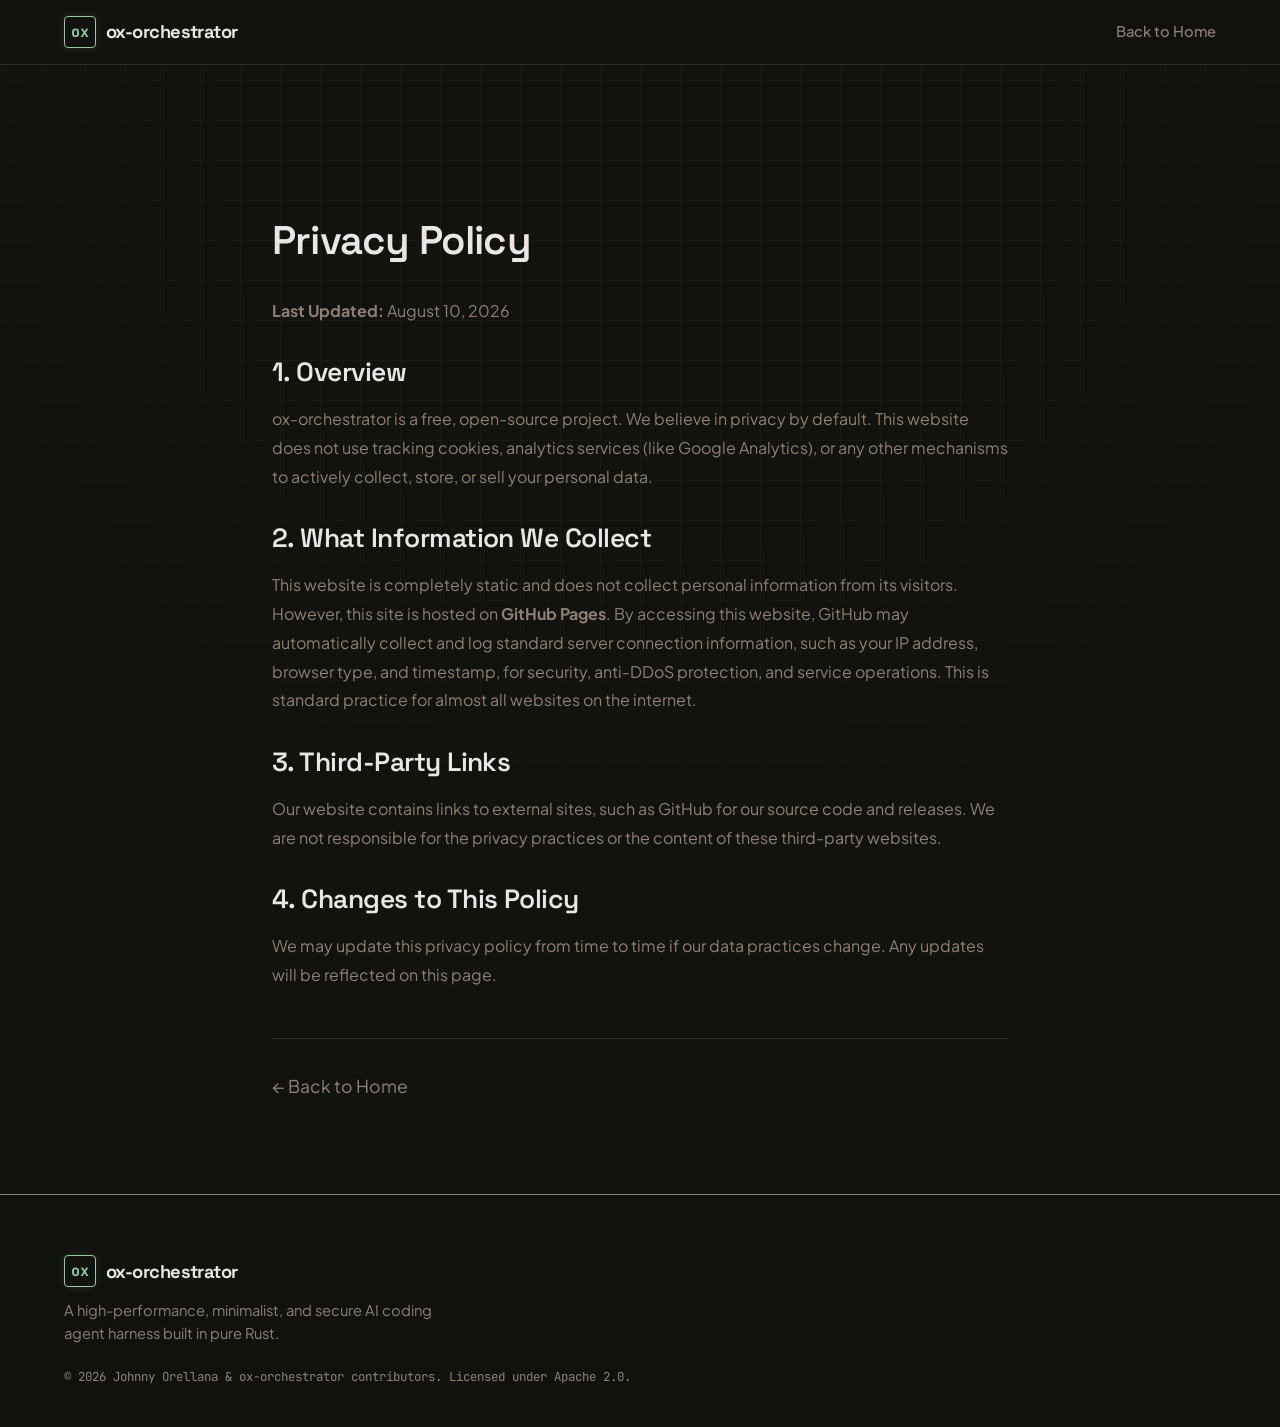
<file: site/privacy.html>
<!DOCTYPE html>
<html lang="en">
<head>
  <meta charset="UTF-8">
  <meta name="viewport" content="width=device-width, initial-scale=1.0">
  <title>Privacy Policy | ox-orchestrator</title>
  <meta name="description" content="Privacy Policy for ox-orchestrator.">
  <meta name="theme-color" content="#12130F">

  <link rel="preconnect" href="https://fonts.googleapis.com">
  <link rel="preconnect" href="https://fonts.gstatic.com" crossorigin>
  <link href="https://fonts.googleapis.com/css2?family=JetBrains+Mono:ital,wght@0,400;0,500;0,600;0,700;1,400&family=Plus+Jakarta+Sans:wght@400;500;600;700&family=Space+Grotesk:wght@500;600;700&display=swap" rel="stylesheet">
  <link rel="stylesheet" href="style.css">
</head>
<body>

  <!-- Structural Backdrop Grid (Earthy Substrate) -->
  <div class="site-substrate" aria-hidden="true"></div>

  <!-- Top Navigation Bar -->
  <header class="navbar" id="navbar">
    <div class="nav-container">
      <a href="index.html" class="brand-logo" aria-label="ox-orchestrator home">
        <div class="logo-box">
          <span class="logo-text">ox</span>
        </div>
        <span class="brand-name">ox-orchestrator</span>
      </a>

      <nav class="nav-links" id="navLinks" aria-label="Primary Navigation">
        <a href="index.html">Back to Home</a>
      </nav>
    </div>
  </header>

  <!-- Main Content -->
  <main class="view-container active-view" style="padding-top: 120px; min-height: 70vh;">
    <section class="container" style="max-width: 800px; margin: 0 auto; padding: 2rem;">
      <h1 class="hero-headline" style="font-size: 2.5rem; margin-bottom: 2rem;">Privacy Policy</h1>
      
      <div class="text-content" style="color: var(--text-secondary); line-height: 1.8; font-size: 1.1rem;">
        <p><strong>Last Updated:</strong> August 10, 2026</p>

        <h2 style="color: var(--text-primary); margin-top: 2rem; margin-bottom: 1rem;">1. Overview</h2>
        <p>ox-orchestrator is a free, open-source project. We believe in privacy by default. This website does not use tracking cookies, analytics services (like Google Analytics), or any other mechanisms to actively collect, store, or sell your personal data.</p>

        <h2 style="color: var(--text-primary); margin-top: 2rem; margin-bottom: 1rem;">2. What Information We Collect</h2>
        <p>This website is completely static and does not collect personal information from its visitors.</p>
        <p>However, this site is hosted on <strong>GitHub Pages</strong>. By accessing this website, GitHub may automatically collect and log standard server connection information, such as your IP address, browser type, and timestamp, for security, anti-DDoS protection, and service operations. This is standard practice for almost all websites on the internet.</p>

        <h2 style="color: var(--text-primary); margin-top: 2rem; margin-bottom: 1rem;">3. Third-Party Links</h2>
        <p>Our website contains links to external sites, such as GitHub for our source code and releases. We are not responsible for the privacy practices or the content of these third-party websites.</p>

        <h2 style="color: var(--text-primary); margin-top: 2rem; margin-bottom: 1rem;">4. Changes to This Policy</h2>
        <p>We may update this privacy policy from time to time if our data practices change. Any updates will be reflected on this page.</p>
        
        <div style="margin-top: 3rem; padding-top: 2rem; border-top: 1px solid var(--border-subtle);">
          <a href="index.html" class="primary-btn" style="display: inline-flex;">&larr; Back to Home</a>
        </div>
      </div>
    </section>
  </main>

  <!-- FOOTER -->
  <footer class="footer">
    <div class="container footer-content">
      <div class="footer-left">
        <div class="brand-logo">
          <div class="logo-box"><span class="logo-text">ox</span></div>
          <span class="brand-name">ox-orchestrator</span>
        </div>
        <p class="footer-desc">A high-performance, minimalist, and secure AI coding agent harness built in pure Rust.</p>
        <p class="footer-copy">© 2026 Johnny Orellana & ox-orchestrator contributors. Licensed under Apache 2.0.</p>
      </div>
    </div>
  </footer>

</body>
</html>
</file>
<file: site/style.css>
/* ==========================================================================
   ox-orchestrator — Earthy, Organic Developer Design System
   Color Palette strictly limited to:
     #12130F (Ink / Bedrock)
     #5B9279 (Muted Sage Green)
     #8FCB9B (Soft Leaf Green)
     #EAE6E5 (Warm Off-White)
     #8F8073 (Warm Taupe / Bark)
   ========================================================================== */

:root {
  /* Strict 5-Tone Palette */
  --c-ink: #12130F;
  --c-sage: #5B9279;
  --c-leaf: #8FCB9B;
  --c-canvas: #EAE6E5;
  --c-taupe: #8F8073;

  /* Semantic Interface Mapping */
  --bg-page: var(--c-ink);
  --bg-surface: rgba(18, 19, 15, 0.85);
  --bg-surface-elevated: rgba(234, 230, 229, 0.04);
  --bg-surface-active: rgba(91, 146, 121, 0.14);
  --bg-terminal: #12130F;
  --bg-code: rgba(18, 19, 15, 0.95);

  --border-subtle: rgba(143, 128, 115, 0.25);
  --border-medium: rgba(143, 128, 115, 0.5);
  --border-strong: var(--c-taupe);
  --border-accent: var(--c-sage);
  --border-highlight: var(--c-leaf);

  --text-primary: var(--c-canvas);
  --text-secondary: var(--c-taupe);
  --text-accent: var(--c-leaf);
  --text-muted: rgba(143, 128, 115, 0.85);

  /* Typography */
  --font-display: 'Space Grotesk', -apple-system, BlinkMacSystemFont, 'Segoe UI', Roboto, sans-serif;
  --font-body: 'Plus Jakarta Sans', -apple-system, BlinkMacSystemFont, 'Segoe UI', Roboto, sans-serif;
  --font-mono: 'JetBrains Mono', 'Fira Code', monospace;

  /* Geometry & Rhythm */
  --radius-sm: 4px;
  --radius-md: 8px;
  --radius-lg: 12px;
  --radius-full: 9999px;

  --transition-fast: 0.15s cubic-bezier(0.16, 1, 0.3, 1);
  --transition-smooth: 0.25s cubic-bezier(0.16, 1, 0.3, 1);
}

/* Base Reset & Accessibility */
*, *::before, *::after {
  box-sizing: border-box;
  margin: 0;
  padding: 0;
}

html {
  scroll-behavior: smooth;
  color-scheme: dark;
  background-color: var(--bg-page);
  color: var(--text-primary);
  font-size: 16px;
}

body {
  font-family: var(--font-body);
  background-color: var(--bg-page);
  color: var(--text-primary);
  line-height: 1.6;
  overflow-x: hidden;
  position: relative;
  -webkit-font-smoothing: antialiased;
  -moz-osx-font-smoothing: grayscale;
}

/* Visible Keyboard Focus States */
:focus-visible {
  outline: 2px solid var(--c-leaf);
  outline-offset: 2px;
}

/* Earthy Structural Substrate Pattern */
.site-substrate {
  position: fixed;
  inset: 0;
  background-image: 
    linear-gradient(to right, rgba(143, 128, 115, 0.06) 1px, transparent 1px),
    linear-gradient(to bottom, rgba(143, 128, 115, 0.06) 1px, transparent 1px);
  background-size: 40px 40px;
  mask-image: radial-gradient(circle at 50% 15%, black 40%, transparent 85%);
  -webkit-mask-image: radial-gradient(circle at 50% 15%, black 40%, transparent 85%);
  pointer-events: none;
  z-index: 0;
}

.container {
  max-width: 1200px;
  margin: 0 auto;
  padding: 0 24px;
  position: relative;
  z-index: 1;
}

/* Typography Scale */
h1, h2, h3, h4, h5, h6 {
  font-family: var(--font-display);
  font-weight: 600;
  line-height: 1.2;
  color: var(--text-primary);
  letter-spacing: -0.02em;
}

p {
  color: var(--text-canvas);
  font-size: 1rem;
}

a {
  color: inherit;
  text-decoration: none;
  transition: color var(--transition-fast), border-color var(--transition-fast);
}

code, kbd, pre {
  font-family: var(--font-mono);
}

/* ==========================================================================
   Header & Navigation
   ========================================================================== */

.navbar {
  position: sticky;
  top: 0;
  z-index: 100;
  background: rgba(18, 19, 15, 0.92);
  backdrop-filter: blur(12px);
  -webkit-backdrop-filter: blur(12px);
  border-bottom: 1px solid var(--border-subtle);
  transition: border-color var(--transition-fast);
}

.nav-container {
  max-width: 1200px;
  margin: 0 auto;
  padding: 14px 24px;
  display: flex;
  align-items: center;
  justify-content: space-between;
  gap: 20px;
}

.brand-logo {
  display: flex;
  align-items: center;
  gap: 10px;
  font-family: var(--font-display);
  font-weight: 700;
  font-size: 1.15rem;
  color: var(--c-canvas);
}

.logo-box {
  width: 32px;
  height: 32px;
  background: var(--c-ink);
  border: 1.5px solid var(--c-leaf);
  border-radius: var(--radius-sm);
  display: flex;
  align-items: center;
  justify-content: center;
  box-shadow: 0 0 10px rgba(143, 203, 155, 0.15);
}

.logo-text {
  font-family: var(--font-mono);
  font-size: 0.95rem;
  font-weight: 700;
  color: var(--c-leaf);
}

.brand-name {
  letter-spacing: -0.03em;
}

.brand-badge {
  font-size: 0.72rem;
  font-family: var(--font-mono);
  font-weight: 600;
  padding: 2px 7px;
  background: rgba(91, 146, 121, 0.2);
  border: 1px solid var(--c-sage);
  border-radius: var(--radius-full);
  color: var(--c-leaf);
}

.nav-links {
  display: flex;
  align-items: center;
  gap: 24px;
}

.nav-links a {
  font-size: 0.92rem;
  font-weight: 500;
  color: var(--c-taupe);
  padding: 6px 0;
  position: relative;
}

.nav-links a:hover {
  color: var(--c-canvas);
}

.nav-links a.nav-highlight {
  color: var(--c-leaf);
}

.nav-links a.nav-highlight:hover {
  color: var(--c-canvas);
}

.nav-actions {
  display: flex;
  align-items: center;
  gap: 12px;
}

.search-trigger-btn {
  display: inline-flex;
  align-items: center;
  gap: 8px;
  background: var(--bg-surface-elevated);
  border: 1px solid var(--border-medium);
  border-radius: var(--radius-md);
  padding: 7px 12px;
  color: var(--c-taupe);
  font-size: 0.85rem;
  font-family: var(--font-body);
  cursor: pointer;
  transition: all var(--transition-fast);
}

.search-trigger-btn:hover {
  border-color: var(--c-sage);
  color: var(--c-canvas);
  background: rgba(91, 146, 121, 0.1);
}

.search-trigger-btn kbd {
  font-size: 0.72rem;
  background: var(--c-ink);
  border: 1px solid var(--border-medium);
  border-radius: var(--radius-sm);
  padding: 1px 5px;
  color: var(--c-taupe);
}

.github-btn {
  display: inline-flex;
  align-items: center;
  gap: 6px;
  background: var(--c-ink);
  border: 1px solid var(--border-medium);
  border-radius: var(--radius-md);
  padding: 7px 14px;
  color: var(--c-canvas);
  font-size: 0.85rem;
  font-weight: 600;
  transition: all var(--transition-fast);
}

.github-btn:hover {
  border-color: var(--c-leaf);
  color: var(--c-leaf);
  background: rgba(143, 203, 155, 0.08);
}

.mobile-toggle {
  display: none;
  background: transparent;
  border: 1px solid var(--border-medium);
  border-radius: var(--radius-sm);
  padding: 6px;
  cursor: pointer;
  flex-direction: column;
  gap: 4px;
}

.mobile-toggle span {
  display: block;
  width: 18px;
  height: 2px;
  background-color: var(--c-canvas);
}

/* Mobile Drawer */
.mobile-drawer {
  display: none;
  position: fixed;
  top: 61px;
  left: 0;
  right: 0;
  background: var(--c-ink);
  border-bottom: 1px solid var(--border-strong);
  padding: 16px 24px;
  flex-direction: column;
  gap: 12px;
  z-index: 99;
}

.mobile-drawer.active {
  display: flex;
}

.mobile-drawer a {
  font-size: 1rem;
  color: var(--c-canvas);
  padding: 8px 0;
  border-bottom: 1px solid var(--border-subtle);
}

.mobile-drawer a:last-child {
  border-bottom: none;
  color: var(--c-leaf);
}

/* ==========================================================================
   Hero Section
   ========================================================================== */

.hero-section {
  padding: 60px 0 50px;
  position: relative;
}

.hero-layout {
  display: grid;
  grid-template-columns: 1.15fr 0.95fr;
  gap: 48px;
  align-items: center;
}

.hero-pill {
  display: inline-flex;
  align-items: center;
  gap: 8px;
  background: rgba(91, 146, 121, 0.15);
  border: 1px solid var(--c-sage);
  border-radius: var(--radius-full);
  padding: 4px 14px;
  font-size: 0.8rem;
  font-family: var(--font-mono);
  font-weight: 500;
  color: var(--c-leaf);
  margin-bottom: 20px;
}

.pill-dot {
  width: 6px;
  height: 6px;
  border-radius: var(--radius-full);
  background-color: var(--c-leaf);
  box-shadow: 0 0 8px var(--c-leaf);
}

.hero-title {
  font-size: clamp(2.2rem, 4vw, 3.4rem);
  font-weight: 700;
  line-height: 1.12;
  letter-spacing: -0.035em;
  margin-bottom: 20px;
  color: var(--c-canvas);
}

.hero-highlight {
  color: var(--c-leaf);
  text-decoration: underline;
  text-decoration-color: rgba(91, 146, 121, 0.5);
  text-underline-offset: 6px;
  text-decoration-thickness: 3px;
}

.hero-subtitle {
  font-size: 1.08rem;
  line-height: 1.65;
  color: var(--c-taupe);
  margin-bottom: 28px;
}

.hero-subtitle strong {
  color: var(--c-canvas);
}

.hero-subtitle code {
  font-size: 0.92rem;
  background: rgba(234, 230, 229, 0.08);
  border: 1px solid var(--border-medium);
  padding: 2px 6px;
  border-radius: var(--radius-sm);
  color: var(--c-leaf);
}

/* Quick Installer Box */
.hero-installer-box {
  background: var(--c-ink);
  border: 1px solid var(--border-strong);
  border-radius: var(--radius-md);
  overflow: hidden;
  margin-bottom: 28px;
  box-shadow: 0 4px 20px rgba(0, 0, 0, 0.4);
}

.install-tabs {
  display: flex;
  background: rgba(234, 230, 229, 0.03);
  border-bottom: 1px solid var(--border-subtle);
}

.inst-tab {
  flex: 1;
  background: transparent;
  border: none;
  border-bottom: 2px solid transparent;
  padding: 9px 14px;
  color: var(--c-taupe);
  font-family: var(--font-body);
  font-size: 0.82rem;
  font-weight: 600;
  cursor: pointer;
  transition: all var(--transition-fast);
}

.inst-tab:hover {
  color: var(--c-canvas);
  background: rgba(234, 230, 229, 0.04);
}

.inst-tab.active {
  color: var(--c-leaf);
  border-bottom-color: var(--c-leaf);
  background: rgba(91, 146, 121, 0.1);
}

.install-command-wrap {
  display: flex;
  align-items: center;
  justify-content: space-between;
  padding: 12px 16px;
  gap: 12px;
}

.command-content {
  display: flex;
  align-items: center;
  gap: 10px;
  overflow-x: auto;
}

.prompt-sym {
  color: var(--c-sage);
  font-weight: 700;
  font-family: var(--font-mono);
  user-select: none;
}

.command-content code {
  font-size: 0.88rem;
  color: var(--c-canvas);
  white-space: nowrap;
}

.copy-btn {
  display: inline-flex;
  align-items: center;
  gap: 6px;
  background: rgba(91, 146, 121, 0.18);
  border: 1px solid var(--c-sage);
  border-radius: var(--radius-sm);
  padding: 6px 12px;
  color: var(--c-canvas);
  font-family: var(--font-body);
  font-size: 0.8rem;
  font-weight: 600;
  cursor: pointer;
  transition: all var(--transition-fast);
  flex-shrink: 0;
}

.copy-btn:hover {
  background: var(--c-sage);
  border-color: var(--c-leaf);
  color: var(--c-ink);
}

/* Call to Action Buttons */
.hero-ctas {
  display: flex;
  align-items: center;
  gap: 14px;
  margin-bottom: 36px;
  flex-wrap: wrap;
}

.btn {
  display: inline-flex;
  align-items: center;
  justify-content: center;
  gap: 8px;
  padding: 11px 22px;
  border-radius: var(--radius-md);
  font-family: var(--font-body);
  font-size: 0.94rem;
  font-weight: 600;
  cursor: pointer;
  transition: all var(--transition-smooth);
}

.btn-primary {
  background: var(--c-leaf);
  border: 1px solid var(--c-leaf);
  color: var(--c-ink);
  box-shadow: 0 4px 14px rgba(143, 203, 155, 0.25);
}

.btn-primary:hover {
  background: var(--c-canvas);
  border-color: var(--c-canvas);
  transform: translateY(-1px);
  box-shadow: 0 6px 20px rgba(143, 203, 155, 0.35);
}

.btn-secondary {
  background: transparent;
  border: 1px solid var(--border-strong);
  color: var(--c-canvas);
}

.btn-secondary:hover {
  border-color: var(--c-sage);
  background: rgba(91, 146, 121, 0.12);
  color: var(--c-leaf);
  transform: translateY(-1px);
}

.btn-sm {
  padding: 7px 14px;
  font-size: 0.82rem;
}

.btn-outline {
  background: transparent;
  border: 1px solid var(--border-medium);
  color: var(--c-canvas);
}

.btn-outline:hover {
  border-color: var(--c-leaf);
  background: rgba(143, 203, 155, 0.1);
  color: var(--c-leaf);
}

/* Hero Stat Grid */
.hero-stats {
  display: grid;
  grid-template-columns: repeat(4, 1fr);
  gap: 12px;
  padding-top: 20px;
  border-top: 1px solid var(--border-subtle);
}

.stat-item {
  display: flex;
  flex-direction: column;
  gap: 2px;
}

.stat-value {
  font-family: var(--font-display);
  font-size: 1.25rem;
  font-weight: 700;
  color: var(--c-canvas);
  letter-spacing: -0.02em;
}

.stat-label {
  font-size: 0.76rem;
  color: var(--c-taupe);
  line-height: 1.3;
}

/* ==========================================================================
   Signature Element: Living DAG Branch Inspector & Terminal Card
   ========================================================================== */

.hero-terminal-wrap {
  position: relative;
}

.terminal-card {
  background: var(--c-ink);
  border: 1px solid var(--border-strong);
  border-radius: var(--radius-lg);
  overflow: hidden;
  box-shadow: 0 16px 36px rgba(0, 0, 0, 0.6);
  display: flex;
  flex-direction: column;
}

.terminal-header {
  background: rgba(234, 230, 229, 0.03);
  border-bottom: 1px solid var(--border-subtle);
  padding: 10px 16px;
  display: flex;
  align-items: center;
  justify-content: space-between;
}

.terminal-dots {
  display: flex;
  align-items: center;
  gap: 6px;
}

.dot {
  width: 10px;
  height: 10px;
  border-radius: var(--radius-full);
}

.dot-ink {
  background-color: var(--c-taupe);
}

.dot-taupe {
  background-color: var(--c-sage);
}

.dot-leaf {
  background-color: var(--c-leaf);
}

.terminal-title {
  font-family: var(--font-mono);
  font-size: 0.78rem;
  color: var(--c-taupe);
}

.terminal-badge {
  font-family: var(--font-mono);
  font-size: 0.68rem;
  font-weight: 700;
  padding: 2px 7px;
  background: rgba(143, 203, 155, 0.15);
  border: 1px solid var(--c-leaf);
  border-radius: var(--radius-sm);
  color: var(--c-leaf);
  letter-spacing: 0.05em;
}

/* Living DAG Session Inspector Toolbar */
.dag-branch-inspector {
  background: rgba(18, 19, 15, 0.98);
  border-bottom: 1px solid var(--border-medium);
  padding: 8px 16px;
  display: flex;
  align-items: center;
  gap: 10px;
  overflow-x: auto;
}

.dag-inspector-label {
  display: flex;
  align-items: center;
  gap: 5px;
  font-family: var(--font-mono);
  font-size: 0.72rem;
  font-weight: 600;
  color: var(--c-taupe);
  white-space: nowrap;
  flex-shrink: 0;
}

.dag-tree-icon {
  font-size: 0.85rem;
}

.dag-nodes-track {
  display: flex;
  align-items: center;
  gap: 4px;
  white-space: nowrap;
}

.dag-node-pill {
  display: inline-flex;
  align-items: center;
  gap: 5px;
  background: transparent;
  border: 1px solid var(--border-medium);
  border-radius: var(--radius-full);
  padding: 2px 9px;
  font-family: var(--font-mono);
  font-size: 0.72rem;
  color: var(--c-taupe);
  cursor: pointer;
  transition: all var(--transition-fast);
}

.dag-node-pill:hover {
  border-color: var(--c-sage);
  color: var(--c-canvas);
  background: rgba(91, 146, 121, 0.15);
}

.dag-node-pill.active {
  border-color: var(--c-leaf);
  background: rgba(143, 203, 155, 0.18);
  color: var(--c-leaf);
  font-weight: 600;
}

.dag-node-pill.dag-node-alt {
  border-style: dashed;
  border-color: var(--c-taupe);
  color: var(--c-taupe);
}

.dag-node-pill.dag-node-alt:hover {
  border-color: var(--c-sage);
  color: var(--c-canvas);
}

.dag-dot {
  width: 5px;
  height: 5px;
  border-radius: var(--radius-full);
  background-color: currentColor;
}

.dag-connector {
  font-family: var(--font-mono);
  font-size: 0.75rem;
  color: var(--c-taupe);
  user-select: none;
}

.dag-connector-fork {
  color: var(--c-sage);
}

/* Terminal Body */
.terminal-body {
  padding: 16px;
  font-family: var(--font-mono);
  font-size: 0.84rem;
  min-height: 280px;
  max-height: 340px;
  overflow-y: auto;
  display: flex;
  flex-direction: column;
  gap: 8px;
  line-height: 1.45;
  background: var(--c-ink);
}

.term-line {
  word-break: break-word;
}

.term-prompt {
  color: var(--c-leaf);
  font-weight: 600;
}

.term-user-text {
  color: var(--c-canvas);
}

.term-ai-text {
  color: var(--c-canvas);
}

.term-tool {
  color: var(--c-sage);
  display: inline-block;
  padding: 2px 6px;
  background: rgba(91, 146, 121, 0.15);
  border-left: 2px solid var(--c-sage);
  border-radius: var(--radius-sm);
  font-size: 0.78rem;
}

.term-security-box {
  background: rgba(91, 146, 121, 0.12);
  border: 1px solid var(--c-sage);
  border-radius: var(--radius-sm);
  padding: 8px 12px;
  margin: 4px 0;
  font-size: 0.78rem;
  color: var(--c-canvas);
}

.term-banner {
  color: var(--c-leaf);
  font-size: 0.76rem;
  line-height: 1.25;
  margin: 4px 0;
  white-space: pre;
}

.term-success {
  color: var(--c-leaf);
  font-weight: 600;
}

.terminal-footer {
  background: rgba(234, 230, 229, 0.02);
  border-top: 1px solid var(--border-subtle);
  padding: 10px 16px;
  display: flex;
  align-items: center;
  justify-content: space-between;
  font-size: 0.78rem;
}

.term-action-btn {
  background: transparent;
  border: 1px solid var(--border-medium);
  border-radius: var(--radius-sm);
  padding: 4px 10px;
  color: var(--c-taupe);
  font-family: var(--font-mono);
  font-size: 0.75rem;
  cursor: pointer;
  transition: all var(--transition-fast);
}

.term-action-btn:hover {
  border-color: var(--c-leaf);
  color: var(--c-leaf);
  background: rgba(143, 203, 155, 0.1);
}

.term-status {
  color: var(--c-taupe);
}

.term-status strong {
  color: var(--c-canvas);
}

/* ==========================================================================
   Section Header Standard
   ========================================================================== */

.section {
  padding: 80px 0;
  position: relative;
}

.section-header {
  text-align: center;
  max-width: 760px;
  margin: 0 auto 48px;
}

.section-tag {
  display: inline-block;
  font-family: var(--font-mono);
  font-size: 0.78rem;
  font-weight: 600;
  color: var(--c-leaf);
  text-transform: uppercase;
  letter-spacing: 0.1em;
  background: rgba(91, 146, 121, 0.15);
  border: 1px solid var(--c-sage);
  border-radius: var(--radius-full);
  padding: 3px 12px;
  margin-bottom: 14px;
}

.section-title {
  font-size: clamp(1.8rem, 3.2vw, 2.6rem);
  font-weight: 700;
  letter-spacing: -0.03em;
  margin-bottom: 14px;
  color: var(--c-canvas);
}

.section-desc {
  font-size: 1.05rem;
  color: var(--c-taupe);
  line-height: 1.6;
}

/* ==========================================================================
   Architecture Features Grid (3x2 Taupe Bounded)
   ========================================================================== */

.features-grid {
  display: grid;
  grid-template-columns: repeat(3, 1fr);
  gap: 20px;
}

.feature-card {
  background: var(--c-ink);
  border: 1px solid var(--border-medium);
  border-radius: var(--radius-md);
  padding: 24px;
  display: flex;
  flex-direction: column;
  gap: 12px;
  transition: all var(--transition-smooth);
}

.feature-card:hover {
  border-color: var(--c-sage);
  background: rgba(234, 230, 229, 0.02);
  transform: translateY(-2px);
  box-shadow: 0 8px 24px rgba(0, 0, 0, 0.4);
}

.feat-icon {
  width: 44px;
  height: 44px;
  border-radius: var(--radius-md);
  background: rgba(91, 146, 121, 0.15);
  border: 1px solid var(--c-sage);
  display: flex;
  align-items: center;
  justify-content: center;
  color: var(--c-leaf);
  margin-bottom: 4px;
}

.feature-card h3 {
  font-size: 1.15rem;
  font-weight: 600;
  color: var(--c-canvas);
}

.feature-card p {
  font-size: 0.92rem;
  color: var(--c-taupe);
  line-height: 1.55;
}

.feature-card code {
  font-size: 0.85rem;
  color: var(--c-leaf);
  background: rgba(234, 230, 229, 0.06);
  padding: 1px 4px;
  border-radius: var(--radius-sm);
}

/* ==========================================================================
   Diátaxis Quadrants & Integrated Document Reader
   ========================================================================== */

.diataxis-quadrant-grid {
  display: grid;
  grid-template-columns: repeat(2, 1fr);
  gap: 20px;
  margin-bottom: 40px;
}

.quadrant-card {
  background: var(--c-ink);
  border: 1px solid var(--border-strong);
  border-radius: var(--radius-lg);
  padding: 24px;
  cursor: pointer;
  display: flex;
  flex-direction: column;
  gap: 10px;
  transition: all var(--transition-smooth);
}

.quadrant-card:hover {
  border-color: var(--c-leaf);
  background: rgba(91, 146, 121, 0.08);
  transform: translateY(-2px);
}

.q-header {
  display: flex;
  align-items: center;
  justify-content: space-between;
  gap: 12px;
}

.q-badge {
  font-family: var(--font-mono);
  font-size: 0.72rem;
  font-weight: 700;
  padding: 2px 8px;
  border-radius: var(--radius-full);
  background: rgba(91, 146, 121, 0.2);
  border: 1px solid var(--c-sage);
  color: var(--c-leaf);
}

.q-axis {
  font-family: var(--font-mono);
  font-size: 0.75rem;
  color: var(--c-taupe);
}

.q-title {
  font-size: 1.3rem;
  font-weight: 700;
  color: var(--c-canvas);
}

.q-desc {
  font-size: 0.92rem;
  color: var(--c-taupe);
  line-height: 1.5;
}

.q-links {
  list-style: none;
  margin-top: 8px;
  display: flex;
  flex-direction: column;
  gap: 6px;
}

.q-links li a {
  font-family: var(--font-mono);
  font-size: 0.82rem;
  color: var(--c-leaf);
}

.q-links li a:hover {
  text-decoration: underline;
  color: var(--c-canvas);
}

/* Integrated Diátaxis Document Viewer */
.doc-viewer-container {
  display: grid;
  grid-template-columns: 280px 1fr;
  background: var(--c-ink);
  border: 1px solid var(--border-strong);
  border-radius: var(--radius-lg);
  overflow: hidden;
  box-shadow: 0 12px 32px rgba(0, 0, 0, 0.5);
  min-height: 600px;
}

.doc-sidebar {
  background: rgba(234, 230, 229, 0.02);
  border-right: 1px solid var(--border-medium);
  display: flex;
  flex-direction: column;
}

.doc-sidebar-header {
  padding: 16px;
  border-bottom: 1px solid var(--border-subtle);
  display: flex;
  align-items: center;
  justify-content: space-between;
}

.sidebar-title {
  font-family: var(--font-display);
  font-weight: 600;
  font-size: 0.95rem;
  color: var(--c-canvas);
}

.doc-count {
  font-family: var(--font-mono);
  font-size: 0.72rem;
  background: rgba(91, 146, 121, 0.2);
  border: 1px solid var(--c-sage);
  border-radius: var(--radius-full);
  padding: 1px 7px;
  color: var(--c-leaf);
}

.doc-search-box {
  padding: 12px 16px;
  border-bottom: 1px solid var(--border-subtle);
}

.doc-search-box input {
  width: 100%;
  background: var(--c-ink);
  border: 1px solid var(--border-medium);
  border-radius: var(--radius-sm);
  padding: 8px 10px;
  font-family: var(--font-body);
  font-size: 0.85rem;
  color: var(--c-canvas);
  outline: none;
  transition: border-color var(--transition-fast);
}

.doc-search-box input:focus {
  border-color: var(--c-leaf);
}

.doc-search-box input::placeholder {
  color: var(--c-taupe);
}

.doc-nav-list {
  padding: 12px;
  overflow-y: auto;
  display: flex;
  flex-direction: column;
  gap: 4px;
  flex: 1;
}

.doc-nav-category {
  font-family: var(--font-mono);
  font-size: 0.72rem;
  font-weight: 700;
  color: var(--c-sage);
  text-transform: uppercase;
  letter-spacing: 0.08em;
  padding: 10px 8px 4px;
}

.doc-nav-item {
  padding: 7px 10px;
  border-radius: var(--radius-sm);
  font-size: 0.85rem;
  color: var(--c-taupe);
  cursor: pointer;
  transition: all var(--transition-fast);
  border: 1px solid transparent;
}

.doc-nav-item:hover {
  color: var(--c-canvas);
  background: rgba(234, 230, 229, 0.04);
}

.doc-nav-item.active {
  color: var(--c-leaf);
  background: rgba(91, 146, 121, 0.18);
  border-color: var(--c-sage);
  font-weight: 600;
}

/* Document Content Pane */
.doc-content-pane {
  display: flex;
  flex-direction: column;
  background: var(--c-ink);
}

.doc-toolbar {
  padding: 14px 24px;
  border-bottom: 1px solid var(--border-subtle);
  display: flex;
  align-items: center;
  justify-content: space-between;
  background: rgba(234, 230, 229, 0.015);
}

.doc-breadcrumbs {
  font-family: var(--font-mono);
  font-size: 0.8rem;
  color: var(--c-taupe);
}

.doc-toolbar-actions {
  display: flex;
  align-items: center;
  gap: 8px;
}

.doc-action-btn {
  display: inline-flex;
  align-items: center;
  gap: 6px;
  background: transparent;
  border: 1px solid var(--border-medium);
  border-radius: var(--radius-sm);
  padding: 5px 10px;
  font-family: var(--font-body);
  font-size: 0.78rem;
  color: var(--c-taupe);
  cursor: pointer;
  transition: all var(--transition-fast);
}

.doc-action-btn:hover {
  border-color: var(--c-leaf);
  color: var(--c-canvas);
  background: rgba(143, 203, 155, 0.1);
}

.doc-body {
  padding: 32px;
  overflow-y: auto;
  color: var(--c-canvas);
  line-height: 1.7;
}

/* Markdown Typography within Document Body */
.doc-body h1 {
  font-size: 1.85rem;
  margin-bottom: 16px;
  color: var(--c-canvas);
  border-bottom: 1px solid var(--border-subtle);
  padding-bottom: 12px;
}

.doc-body h2 {
  font-size: 1.4rem;
  margin-top: 28px;
  margin-bottom: 12px;
  color: var(--c-canvas);
}

.doc-body h3 {
  font-size: 1.15rem;
  margin-top: 20px;
  margin-bottom: 8px;
  color: var(--c-canvas);
}

.doc-body p {
  margin-bottom: 14px;
  color: var(--c-canvas);
  font-size: 0.96rem;
}

.doc-body hr {
  border: none;
  border-top: 1px solid var(--border-subtle);
  margin: 24px 0;
}

.doc-body pre {
  background: rgba(18, 19, 15, 0.95);
  border: 1px solid var(--border-medium);
  border-radius: var(--radius-md);
  padding: 16px;
  margin: 16px 0;
  overflow-x: auto;
}

.doc-body pre code {
  font-family: var(--font-mono);
  font-size: 0.86rem;
  color: var(--c-canvas);
  background: transparent;
  padding: 0;
  border: none;
}

.doc-body code {
  font-family: var(--font-mono);
  font-size: 0.88rem;
  background: rgba(234, 230, 229, 0.08);
  border: 1px solid var(--border-subtle);
  padding: 2px 6px;
  border-radius: var(--radius-sm);
  color: var(--c-leaf);
}

.doc-body ul, .doc-body ol {
  padding-left: 24px;
  margin-bottom: 16px;
}

.doc-body li {
  margin-bottom: 6px;
  font-size: 0.95rem;
  color: var(--c-canvas);
}

.doc-body blockquote {
  border-left: 3px solid var(--c-sage);
  padding: 10px 16px;
  background: rgba(91, 146, 121, 0.08);
  border-radius: 0 var(--radius-sm) var(--radius-sm) 0;
  margin: 16px 0;
  color: var(--c-canvas);
}

.doc-body table {
  width: 100%;
  border-collapse: collapse;
  margin: 16px 0;
  font-size: 0.88rem;
}

.doc-body th, .doc-body td {
  border: 1px solid var(--border-medium);
  padding: 8px 12px;
  text-align: left;
}

.doc-body th {
  background: rgba(234, 230, 229, 0.04);
  font-family: var(--font-display);
  font-weight: 600;
  color: var(--c-canvas);
}

/* ==========================================================================
   Provider & Model Ecosystem Matrix
   ========================================================================== */

.provider-cards-grid {
  display: grid;
  grid-template-columns: repeat(auto-fit, minmax(210px, 1fr));
  gap: 16px;
}

.provider-card {
  background: var(--c-ink);
  border: 1px solid var(--border-medium);
  border-radius: var(--radius-md);
  padding: 20px;
  display: flex;
  flex-direction: column;
  gap: 10px;
  transition: all var(--transition-smooth);
}

.provider-card:hover {
  border-color: var(--c-sage);
  background: rgba(91, 146, 121, 0.06);
  transform: translateY(-2px);
}

.p-header {
  display: flex;
  align-items: center;
  justify-content: space-between;
}

.p-logo {
  font-family: var(--font-display);
  font-weight: 700;
  font-size: 0.92rem;
  color: var(--c-canvas);
}

.p-status {
  font-family: var(--font-mono);
  font-size: 0.68rem;
  font-weight: 600;
  padding: 2px 6px;
  border-radius: var(--radius-full);
  background: rgba(91, 146, 121, 0.18);
  border: 1px solid var(--c-sage);
  color: var(--c-leaf);
}

.provider-card h4 {
  font-size: 1.05rem;
  font-weight: 600;
  color: var(--c-canvas);
}

.p-models {
  font-size: 0.82rem;
  color: var(--c-taupe);
  line-height: 1.4;
}

.p-code-snippet {
  margin-top: auto;
  background: rgba(18, 19, 15, 0.9);
  border: 1px solid var(--border-subtle);
  border-radius: var(--radius-sm);
  padding: 8px 10px;
  font-family: var(--font-mono);
  font-size: 0.74rem;
  color: var(--c-leaf);
  overflow-x: auto;
  line-height: 1.35;
}

/* ==========================================================================
   Download & Release Matrix
   ========================================================================== */

.section-actions {
  margin-top: 16px;
  display: flex;
  align-items: center;
  justify-content: center;
  gap: 12px;
  flex-wrap: wrap;
}

.release-version-pill {
  font-family: var(--font-mono);
  font-size: 0.8rem;
  font-weight: 600;
  background: rgba(143, 203, 155, 0.15);
  border: 1px solid var(--c-leaf);
  border-radius: var(--radius-full);
  padding: 4px 12px;
  color: var(--c-leaf);
}

.release-cards-grid {
  display: grid;
  grid-template-columns: repeat(auto-fit, minmax(260px, 1fr));
  gap: 20px;
  margin-top: 32px;
}

.release-card {
  background: var(--c-ink);
  border: 1px solid var(--border-strong);
  border-radius: var(--radius-lg);
  padding: 24px;
  display: flex;
  flex-direction: column;
  gap: 16px;
  transition: all var(--transition-smooth);
}

.release-card:hover {
  border-color: var(--c-leaf);
  background: rgba(234, 230, 229, 0.02);
  transform: translateY(-2px);
}

.rc-header {
  display: flex;
  align-items: center;
  gap: 12px;
}

.rc-icon-badge {
  width: 42px;
  height: 42px;
  border-radius: var(--radius-md);
  background: rgba(91, 146, 121, 0.15);
  border: 1px solid var(--c-sage);
  display: flex;
  align-items: center;
  justify-content: center;
  color: var(--c-leaf);
  flex-shrink: 0;
}

.rc-header h4 {
  font-size: 1.05rem;
  font-weight: 600;
  color: var(--c-canvas);
}

.rc-tag {
  font-family: var(--font-mono);
  font-size: 0.72rem;
  color: var(--c-taupe);
}

.rc-body p {
  font-size: 0.88rem;
  color: var(--c-taupe);
  margin-bottom: 12px;
}

.rc-links {
  display: flex;
  flex-direction: column;
  gap: 8px;
}

.rc-download-item {
  display: flex;
  align-items: center;
  gap: 8px;
}

.rc-download-item .btn {
  flex: 1;
  justify-content: space-between;
  font-family: var(--font-mono);
  font-size: 0.78rem;
}

.asset-size {
  color: var(--c-taupe);
  font-size: 0.72rem;
}

.rc-checksum {
  font-family: var(--font-mono);
  font-size: 0.72rem;
  color: var(--c-taupe);
  padding: 6px 8px;
  border: 1px solid var(--border-subtle);
  border-radius: var(--radius-sm);
  transition: all var(--transition-fast);
}

.rc-checksum:hover {
  border-color: var(--c-leaf);
  color: var(--c-leaf);
}

.rc-command-box {
  background: rgba(18, 19, 15, 0.95);
  border: 1px solid var(--border-medium);
  border-radius: var(--radius-sm);
  padding: 10px 12px;
  font-family: var(--font-mono);
  font-size: 0.78rem;
  color: var(--c-leaf);
  word-break: break-all;
}

/* ==========================================================================
   Search Modal Overlay (Ctrl+K)
   ========================================================================== */

.search-modal-backdrop {
  display: none;
  position: fixed;
  inset: 0;
  background: rgba(18, 19, 15, 0.85);
  backdrop-filter: blur(8px);
  -webkit-backdrop-filter: blur(8px);
  z-index: 200;
  align-items: flex-start;
  justify-content: center;
  padding-top: 100px;
}

.search-modal-backdrop.active {
  display: flex;
}

.search-modal-box {
  width: 100%;
  max-width: 620px;
  background: var(--c-ink);
  border: 1px solid var(--border-strong);
  border-radius: var(--radius-lg);
  box-shadow: 0 20px 48px rgba(0, 0, 0, 0.8);
  overflow: hidden;
  display: flex;
  flex-direction: column;
}

.search-modal-input-wrap {
  display: flex;
  align-items: center;
  gap: 12px;
  padding: 16px 20px;
  border-bottom: 1px solid var(--border-medium);
  color: var(--c-taupe);
}

.search-modal-input-wrap input {
  flex: 1;
  background: transparent;
  border: none;
  font-family: var(--font-body);
  font-size: 1.05rem;
  color: var(--c-canvas);
  outline: none;
}

.search-modal-input-wrap input::placeholder {
  color: var(--c-taupe);
}

.search-close-btn {
  background: var(--c-ink);
  border: 1px solid var(--border-medium);
  border-radius: var(--radius-sm);
  padding: 2px 7px;
  font-family: var(--font-mono);
  font-size: 0.75rem;
  color: var(--c-taupe);
  cursor: pointer;
}

.search-results-list {
  max-height: 380px;
  overflow-y: auto;
  padding: 8px;
  display: flex;
  flex-direction: column;
  gap: 4px;
}

.search-result-item {
  padding: 10px 14px;
  border-radius: var(--radius-md);
  cursor: pointer;
  transition: all var(--transition-fast);
  border: 1px solid transparent;
}

.search-result-item:hover {
  background: rgba(91, 146, 121, 0.15);
  border-color: var(--c-sage);
}

.sr-category {
  font-family: var(--font-mono);
  font-size: 0.7rem;
  font-weight: 700;
  color: var(--c-leaf);
  text-transform: uppercase;
  margin-bottom: 2px;
}

.sr-title {
  font-family: var(--font-display);
  font-weight: 600;
  font-size: 0.95rem;
  color: var(--c-canvas);
  margin-bottom: 2px;
}

.sr-snippet {
  font-size: 0.8rem;
  color: var(--c-taupe);
  line-height: 1.35;
}

/* ==========================================================================
   Toast Notification
   ========================================================================== */

.toast {
  position: fixed;
  bottom: 24px;
  right: 24px;
  background: var(--c-ink);
  border: 1px solid var(--c-leaf);
  border-radius: var(--radius-md);
  padding: 10px 18px;
  color: var(--c-canvas);
  font-family: var(--font-mono);
  font-size: 0.84rem;
  box-shadow: 0 8px 24px rgba(0, 0, 0, 0.5);
  z-index: 300;
  opacity: 0;
  transform: translateY(12px);
  transition: all var(--transition-smooth);
  pointer-events: none;
}

.toast.show {
  opacity: 1;
  transform: translateY(0);
}

/* ==========================================================================
   Footer
   ========================================================================== */

.footer {
  border-top: 1px solid var(--border-strong);
  background: rgba(18, 19, 15, 0.98);
  padding: 60px 0 40px;
  margin-top: 60px;
}

.footer-content {
  display: grid;
  grid-template-columns: 1.2fr 1fr;
  gap: 48px;
}

.footer-left {
  display: flex;
  flex-direction: column;
  gap: 12px;
}

.footer-desc {
  font-size: 0.92rem;
  color: var(--c-taupe);
  max-width: 400px;
  line-height: 1.55;
}

.footer-copy {
  font-family: var(--font-mono);
  font-size: 0.78rem;
  color: var(--c-taupe);
  margin-top: 10px;
}

.footer-links-group {
  display: grid;
  grid-template-columns: repeat(2, 1fr);
  gap: 24px;
}

.footer-col {
  display: flex;
  flex-direction: column;
  gap: 8px;
}

.footer-col h5 {
  font-family: var(--font-display);
  font-size: 0.88rem;
  font-weight: 700;
  color: var(--c-canvas);
  margin-bottom: 6px;
  letter-spacing: -0.01em;
}

.footer-col a {
  font-size: 0.85rem;
  color: var(--c-taupe);
  transition: color var(--transition-fast);
}

.footer-col a:hover {
  color: var(--c-leaf);
}

/* ==========================================================================
   Accessibility & Responsive Media Queries
   ========================================================================== */

/* Respect Reduced Motion */
@media (prefers-reduced-motion: reduce) {
  *, *::before, *::after {
    animation-duration: 0.01ms !important;
    animation-iteration-count: 1 !important;
    transition-duration: 0.01ms !important;
    scroll-behavior: auto !important;
  }
}

/* Tablet & Smaller Desktops */
@media (max-width: 1024px) {
  .hero-layout {
    grid-template-columns: 1fr;
    gap: 40px;
  }
  .features-grid {
    grid-template-columns: repeat(2, 1fr);
  }
  .doc-viewer-container {
    grid-template-columns: 1fr;
  }
  .doc-sidebar {
    max-height: 260px;
    border-right: none;
    border-bottom: 1px solid var(--border-medium);
  }
}

/* Mobile Devices (down to 375px) */
@media (max-width: 768px) {
  .nav-links, .search-trigger-btn {
    display: none;
  }
  .mobile-toggle {
    display: flex;
  }
  .hero-section {
    padding: 36px 0;
  }
  .hero-stats {
    grid-template-columns: repeat(2, 1fr);
    gap: 16px;
  }
  .features-grid {
    grid-template-columns: 1fr;
  }
  .diataxis-quadrant-grid {
    grid-template-columns: 1fr;
  }
  .footer-content {
    grid-template-columns: 1fr;
    gap: 32px;
  }
  .footer-links-group {
    grid-template-columns: 1fr;
    gap: 20px;
  }
  .search-modal-backdrop {
    padding-top: 20px;
    padding-left: 12px;
    padding-right: 12px;
  }
}
</file>
